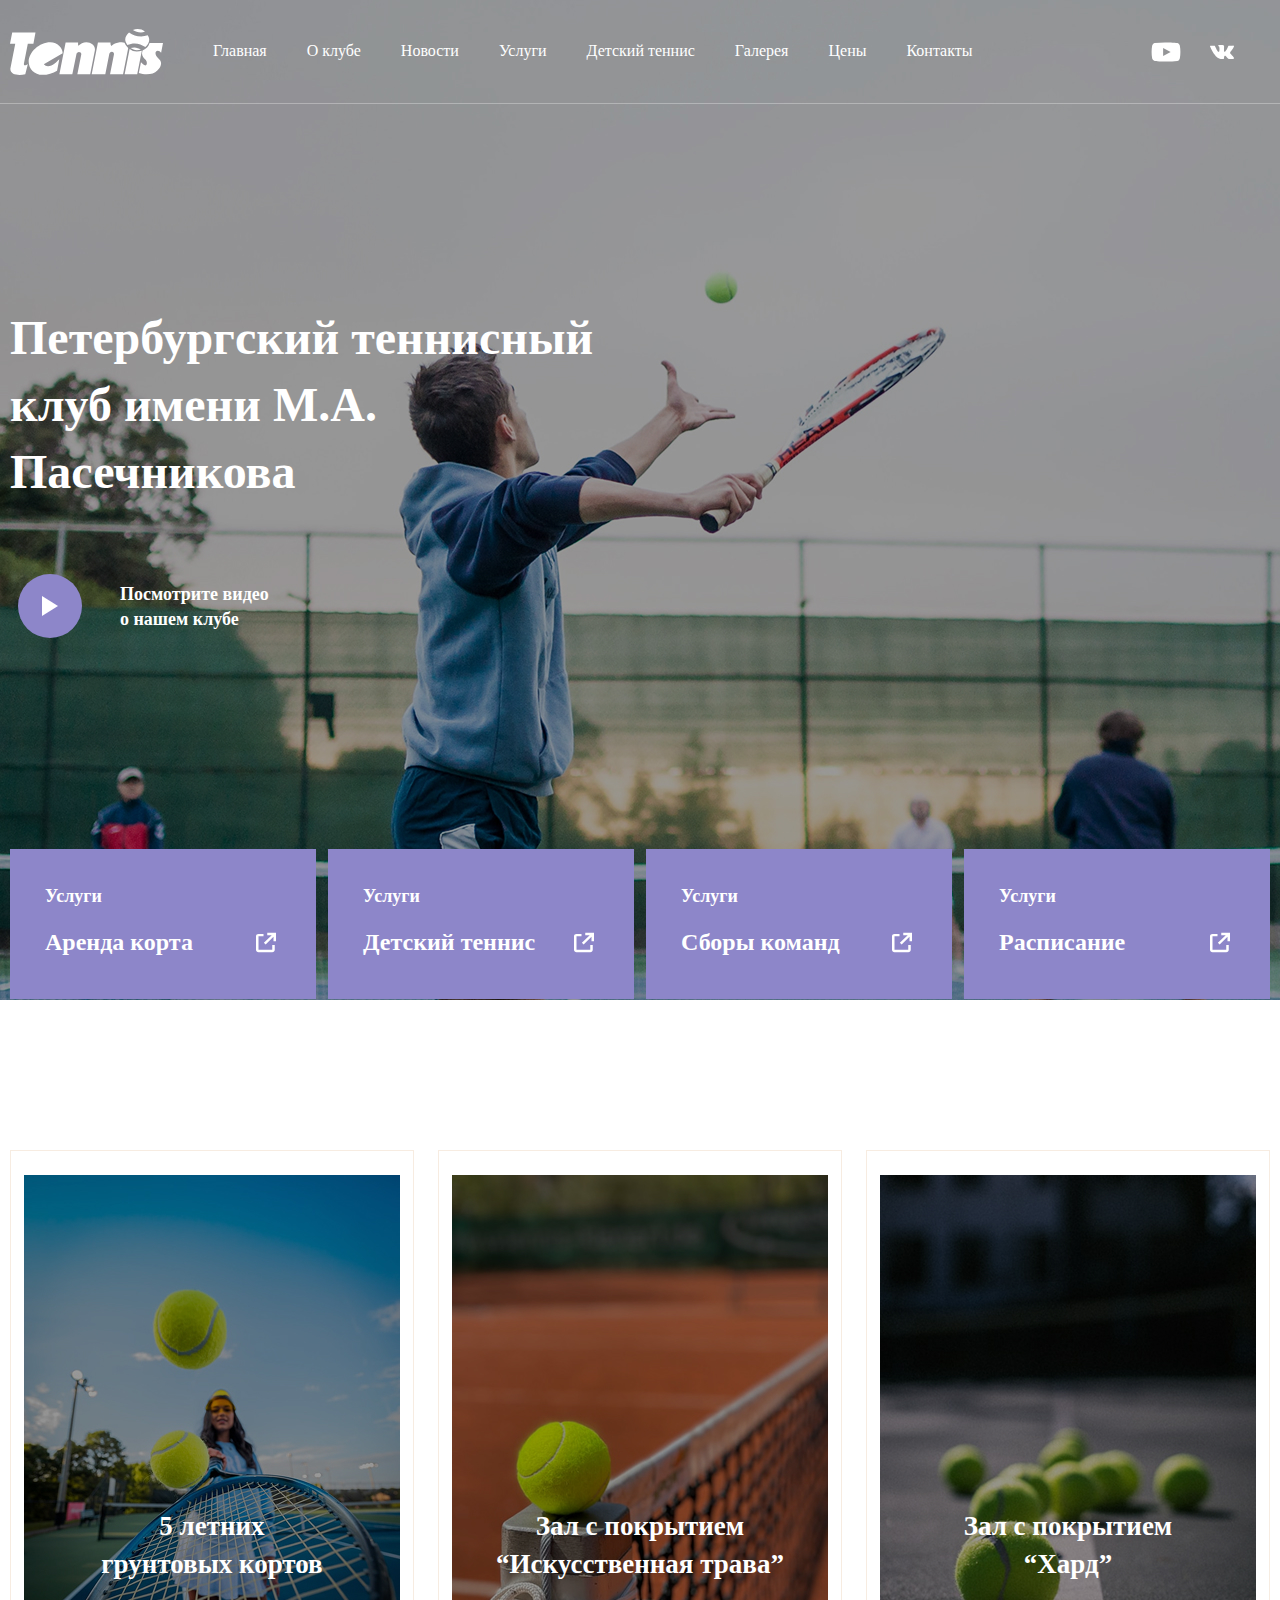
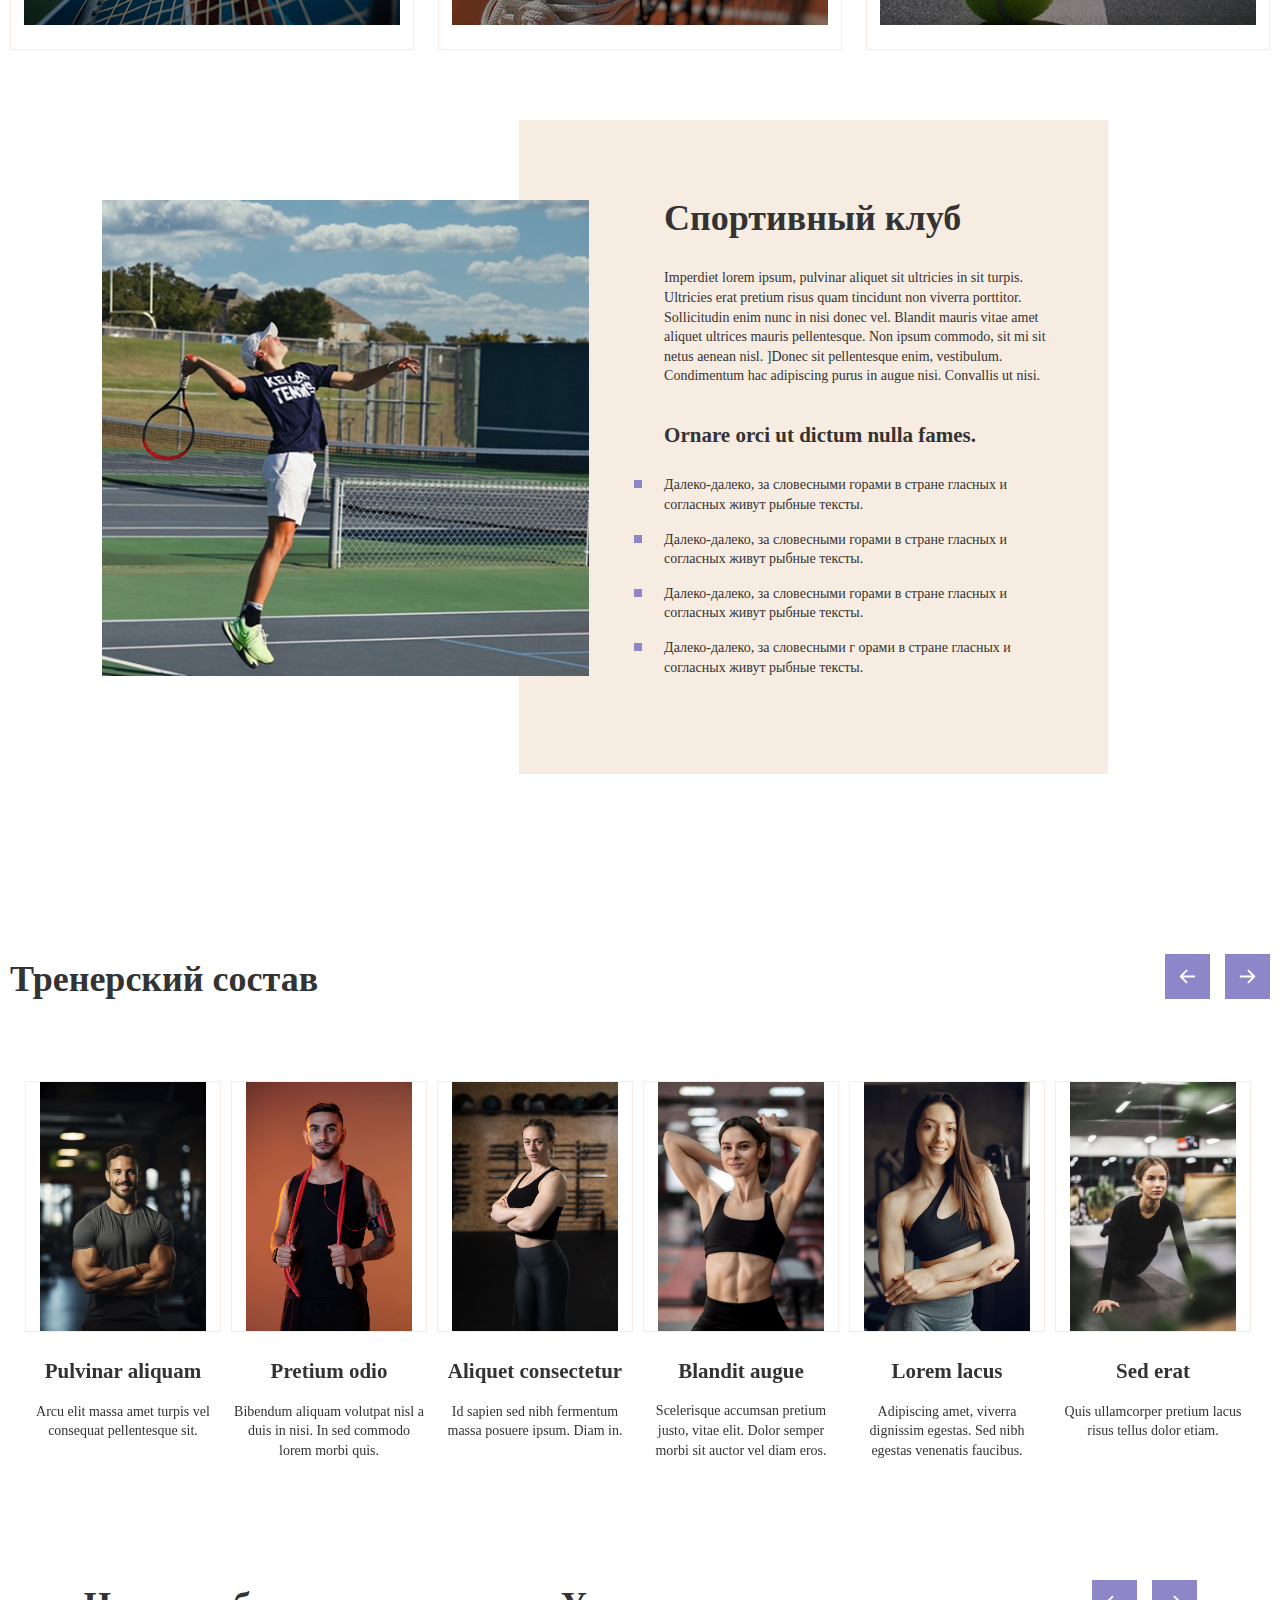
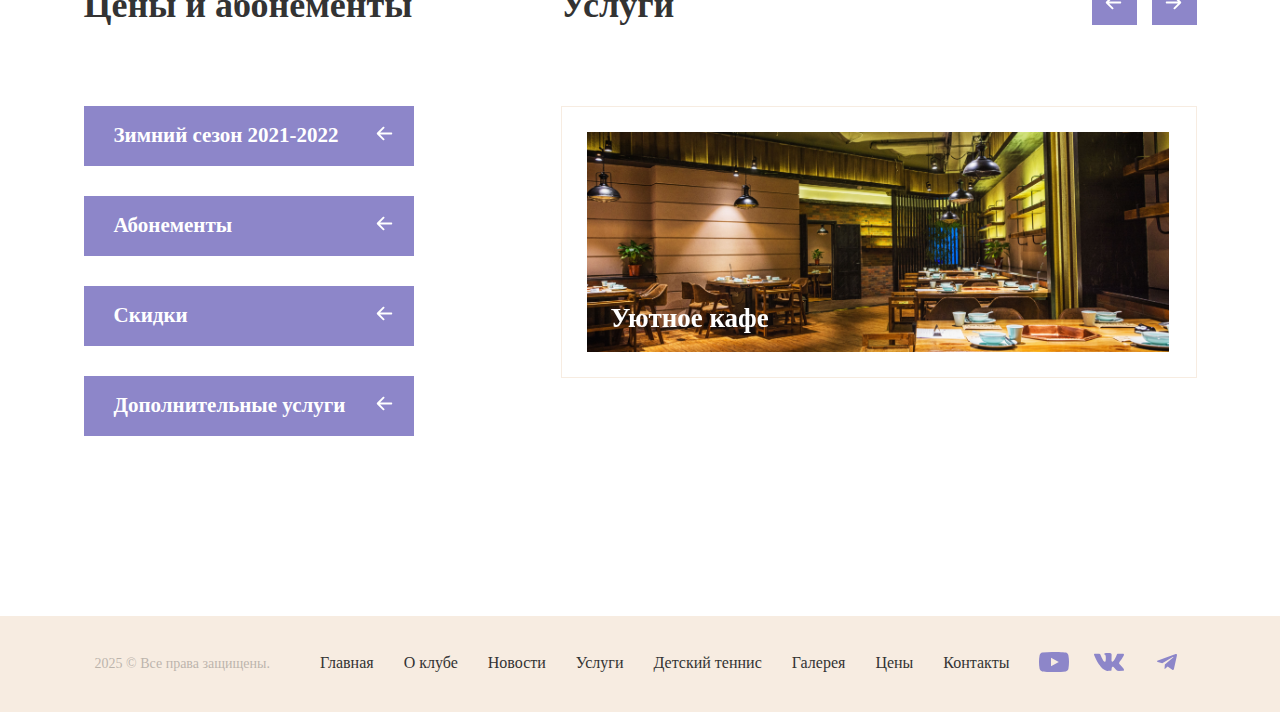
<file: index.html>
<!DOCTYPE html>
<html lang="ru">
  <head>
    <meta charset="UTF-8" />
    <meta name="viewport" content="width=device-width, initial-scale=1.0" />
    <link rel="shortcut icon" href="img/link__icon.png" type="image/x-icon">
    <link
      rel="stylesheet"
      href="https://cdn.jsdelivr.net/npm/swiper@11/swiper-bundle.min.css"
    />
    <link rel="stylesheet" href="css/reset.css" />
    <link rel="stylesheet" href="css/style.css" />
    <title>Tennis</title>
  </head>
  <body>
    <header class="header">
      <div class="header__top-wrapper">
        <div class="container">
          <div class="header__top">
            <div class="header__logo">
              <img src="img/header__logo.svg" alt="" />
            </div>
            <nav class="header__nav" id="header__nav">
              <ul class="header__nav-ul">
                <li class="header__nav-li">
                  <a class="header__nav-a" href="index.html">Главная</a>
                </li>
                <li class="header__nav-li">
                  <a class="header__nav-a" href="#">О клубе</a>
                </li>
                <li class="header__nav-li">
                  <a class="header__nav-a" href="news.html" target="_blank">Новости</a>
                </li>
                <li class="header__nav-li">
                  <a class="header__nav-a scroll-link" href="#header__botton"
                    >Услуги</a
                  >
                </li>
                <li class="header__nav-li">
                  <a class="header__nav-a" href="#">Детский теннис</a>
                </li>
                <li class="header__nav-li">
                  <a class="header__nav-a" href="#">Галерея</a>
                </li>
                <li class="header__nav-li">
                  <a class="header__nav-a" href="#">Цены</a>
                </li>
                <li class="header__nav-li">
                  <a class="header__nav-a" href="#">Контакты</a>
                </li>
              </ul>
            </nav>
            <div class="header__social">
              <div class="header__social-yout">
                <img src="img/header__youtube.svg" alt="" />
              </div>
              <div class="header__social-vk">
                <img src="img/header__vk.svg" alt="" />
              </div>
            </div>
            <div class="burger" id="burger">
              <span></span>
              <span></span>
              <span></span>
            </div>
          </div>
        </div>
      </div>
      <div class="container">
        <div class="header__body">
          <h1 class="header__body-title">
            Петербургский теннисный клуб имени М.А. Пасечникова
          </h1>
          <div class="header__body-button">
            <a href="#">
              <svg
                class="header__body-button-img"
                width="80"
                height="80"
                viewBox="0 0 80 80"
                fill="none"
                xmlns="http://www.w3.org/2000/svg"
              >
                <g opacity="0">
                  <circle cx="40" cy="40" r="39.5" stroke="white" />
                </g>
                <circle cx="40" cy="40" r="32" fill="#8D86C9" />
                <path d="M48 40L32 50L32 30L48 40Z" fill="white" />
              </svg>
            </a>
            <p class="header__body-button-text">
              Посмотрите видео о нашем клубе
            </p>
          </div>
        </div>
        <div class="header__botton" id="header__botton">
          <div class="header__botton__nav-1">
            <p class="header__botton__nav-1-text-1">Услуги</p>
            <div class="header__botton__nav-1-box">
              <p class="header__botton__nav-1-text-2">Аренда корта</p>
              <img
                class="header__botton__nav-1-icon"
                src="img/header__botton-nav.svg"
                alt=""
              />
            </div>
          </div>
          <div class="header__botton__nav-2">
            <p class="header__botton__nav-2-text-1">Услуги</p>
            <div class="header__botton__nav-2-box">
              <p class="header__botton__nav-2-text-2">Детский теннис</p>
              <img
                class="header__botton__nav-2-icon"
                src="img/header__botton-nav.svg"
                alt=""
              />
            </div>
          </div>
          <div class="header__botton__nav-3">
            <p class="header__botton__nav-3-text-1">Услуги</p>
            <div class="header__botton__nav-3-box">
              <p class="header__botton__nav-3-text-2">Сборы команд</p>
              <img
                class="header__botton__nav-3-icon"
                src="img/header__botton-nav.svg"
                alt=""
              />
            </div>
          </div>
          <div class="header__botton__nav-4">
            <p class="header__botton__nav-4-text-1">Услуги</p>
            <div class="header__botton__nav-4-box">
              <p class="header__botton__nav-4-text-2">Расписание</p>
              <img
                class="header__botton__nav-4-icon"
                src="img/header__botton-nav.svg"
                alt=""
              />
            </div>
          </div>
        </div>
      </div>
    </header>

    <main class="main">
      <div class="container">
        <section class="section__images">
          <div class="section__images-1">
            <div class="section__images-1-text">
              <p class="section__images-1-text1">5 летних</p>
              <p class="section__images-1-text2">грунтовых кортов</p>
            </div>
          </div>

          <div class="section__images-2">
            <div class="section__images-2-text">
              <p class="section__images-2-text1">Зал с покрытием</p>
              <p class="section__images-2-text2">“Искусственная трава”</p>
            </div>
          </div>

          <div class="section__images-3">
            <div class="section__images-3-text">
              <p class="section__images-3-text1">Зал с покрытием</p>
              <p class="section__images-3-text2">“Хард”</p>
            </div>
          </div>
        </section>
      </div>

      <!-- СПОРТИВНЫЙ КЛУБ============================================ -->
      <!-- СПОРТИВНЫЙ КЛУБ============================================ -->

      <section class="sport__club">
        <div class="container">
          <div class="sport__club-inner">
            <div class="sport__club-img">
              <img
                class="sport__club-images"
                src="img/sport__club.jpg"
                alt=""
              />
            </div>
            <div class="sport__club-block-right">
              <div class="sport__club-block-right-container">
                <p class="sport__club-block-right-title">Спортивный клуб</p>
                <p class="sport__club-block-right-text1">
                  Imperdiet lorem ipsum, pulvinar aliquet sit ultricies in sit
                  turpis. Ultricies erat pretium risus quam tincidunt non
                  viverra porttitor. Sollicitudin enim nunc in nisi donec vel.
                  Blandit mauris vitae amet aliquet ultrices mauris
                  pellentesque. Non ipsum commodo, sit mi sit netus aenean nisl.
                  ]Donec sit pellentesque enim, vestibulum. Condimentum hac
                  adipiscing purus in augue nisi. Convallis ut nisi.
                </p>
                <p class="sport__club-block-right-title2">
                  Ornare orci ut dictum nulla fames.
                </p>
                <p class="sport__club-block-right-text2 text--square">
                  Далеко-далеко, за словесными горами в стране гласных и
                  согласных живут рыбные тексты.
                </p>
                <p class="sport__club-block-right-text3 text--square">
                  Далеко-далеко, за словесными горами в стране гласных и
                  согласных живут рыбные тексты.
                </p>
                <p class="sport__club-block-right-text4 text--square">
                  Далеко-далеко, за словесными горами в стране гласных и
                  согласных живут рыбные тексты.
                </p>
                <p class="sport__club-block-right-text5 text--square">
                  Далеко-далеко, за словесными г орами в стране гласных и
                  согласных живут рыбные тексты.
                </p>
              </div>
            </div>
          </div>
        </div>
      </section>

      <!-- ТРЕНЕРСКИЙ СОСТАВ========================================== -->
      <!-- ТРЕНЕРСКИЙ СОСТАВ========================================== -->
      <!-- ТРЕНЕРСКИЙ СОСТАВ========================================== -->

      <section class="trainers">
        <div class="container">
          <div class="trainers__inner">
            <div class="trainers__top">
              <p class="trainers__top-title">Тренерский состав</p>
              <div class="trainers__top-buttons">
                <div class="trainers__top-button-left arrow--left">
                  <img src="img/arrow__left.svg" alt="" />
                </div>
                <div class="trainers__top-button-right arrow--right">
                  <img src="img/arrow__right.svg" alt="" />
                </div>
              </div>
            </div>
            <div class="trainers__slider swiper">
              <div class="trainers__wrapper swiper-wrapper">
                <div class="trainers__slide swiper-slide">
                  <div class="trainers__slide-images">
                    <img
                      class="trainers__slide-img"
                      src="img/trainer__1.jpg"
                      alt=""
                    />
                  </div>
                  <p class="trainers__slide-name">Pulvinar aliquam</p>
                  <p class="trainers__slide-text">
                    Arcu elit massa amet turpis vel consequat pellentesque sit.
                  </p>
                </div>
                <div class="trainers__slide swiper-slide">
                  <div class="trainers__slide-images">
                    <img
                      class="trainers__slide-img"
                      src="img/trainer__2.jpg"
                      alt=""
                    />
                  </div>
                  <p class="trainers__slide-name">Pretium odio</p>
                  <p class="trainers__slide-text">
                    Bibendum aliquam volutpat nisl a duis in nisi. In sed
                    commodo lorem morbi quis.
                  </p>
                </div>
                <div class="trainers__slide swiper-slide">
                  <div class="trainers__slide-images">
                    <img
                      class="trainers__slide-img"
                      src="img/trainer__3.jpg"
                      alt=""
                    />
                  </div>
                  <p class="trainers__slide-name">Aliquet consectetur</p>
                  <p class="trainers__slide-text">
                    Id sapien sed nibh fermentum massa posuere ipsum. Diam in.
                  </p>
                </div>
                <div class="trainers__slide swiper-slide">
                  <div class="trainers__slide-images">
                    <img
                      class="trainers__slide-img"
                      src="img/trainer__4.jpg"
                      alt=""
                    />
                  </div>
                  <p class="trainers__slide-name">Blandit augue</p>
                  <p class="trainers__slide-text">
                    Scelerisque accumsan pretium justo, vitae elit. Dolor semper
                    morbi sit auctor vel diam eros.
                  </p>
                </div>
                <div class="trainers__slide swiper-slide">
                  <div class="trainers__slide-images">
                    <img
                      class="trainers__slide-img"
                      src="img/trainer__5.jpg"
                      alt=""
                    />
                  </div>
                  <p class="trainers__slide-name">Lorem lacus</p>
                  <p class="trainers__slide-text">
                    Adipiscing amet, viverra dignissim egestas. Sed nibh egestas
                    venenatis faucibus.
                  </p>
                </div>
                <div class="trainers__slide swiper-slide">
                  <div class="trainers__slide-images">
                    <img
                      class="trainers__slide-img"
                      src="img/trainer__6.jpg"
                      alt=""
                    />
                  </div>
                  <p class="trainers__slide-name">Sed erat</p>
                  <p class="trainers__slide-text">
                    Quis ullamcorper pretium lacus risus tellus dolor etiam.
                  </p>
                </div>
                <div class="trainers__slide swiper-slide">
                  <div class="trainers__slide-images">
                    <img
                      class="trainers__slide-img"
                      src="img/trainer__7.jpg"
                      alt=""
                    />
                  </div>
                  <p class="trainers__slide-name">Lorem ipsum.</p>
                  <p class="trainers__slide-text">
                    Lorem ipsum dolor, sit amet consectetur adipisicing elit.
                    Voluptate, illum!
                  </p>
                </div>
                <div class="trainers__slide swiper-slide">
                  <div class="trainers__slide-images">
                    <img
                      class="trainers__slide-img"
                      src="img/trainer__8.jpg"
                      alt=""
                    />
                  </div>
                  <p class="trainers__slide-name">Lorem sumfgt.</p>
                  <p class="trainers__slide-text">
                    Lorem ipsum dolor sit, amet consectetur adipisicing elit.
                    Consequuntur quibusdam illum, ad est labore quidem.
                  </p>
                </div>
                <div class="trainers__slide swiper-slide">
                  <div class="trainers__slide-images">
                    <img
                      class="trainers__slide-img"
                      src="img/trainer__9.jpg"
                      alt=""
                    />
                  </div>
                  <p class="trainers__slide-name">Pulvinar aliquam</p>
                  <p class="trainers__slide-text">
                    Arcu elit massa amet turpis vel consequat pellentesque sit.
                  </p>
                </div>
                <div class="trainers__slide swiper-slide">
                  <div class="trainers__slide-images">
                    <img
                      class="trainers__slide-img"
                      src="img/trainer__10.jpg"
                      alt=""
                    />
                  </div>
                  <p class="trainers__slide-name">Pulvinar aliquam</p>
                  <p class="trainers__slide-text">
                    Arcu elit massa amet turpis vel consequat pellentesque sit.
                  </p>
                </div>
              </div>
            </div>
          </div>
        </div>
      </section>

      <!-- ЦЕНЫ И УСЛУГИ============================================== -->
      <!-- ЦЕНЫ И УСЛУГИ============================================== -->
      <!-- ЦЕНЫ И УСЛУГИ============================================== -->

      <section class="price">
        <div class="container">
          <div class="price__inner">
            <div class="prise__leftblock">
              <p class="prise__leftblock-text">Цены и абонементы</p>
              <div class="prise__leftblock-accordion">
                <div class="accorion__label">Зимний сезон 2021-2022</div>
                <div class="accordion__contant">
                  <p>
                    Далеко-далеко за словесными горами в стране гласных и
                    согласных живут рыбные тексты. Дороге вопроса меня встретил
                    одна пустился взгляд, что первую большого!
                  </p>
                </div>
              </div>
              <div class="prise__leftblock-accordion">
                <div class="accorion__label">Абонементы</div>
                <div class="accordion__contant">
                  <p>
                    Далеко-далеко за словесными горами в стране гласных и
                    согласных живут рыбные тексты. Дороге вопроса меня встретил
                    одна пустился взгляд, что первую большого! Далеко-далеко за
                    словесными горами, в стране гласных и согласных живут рыбные
                    тексты. Не, вопрос но последний текст первую переписывается
                    эта домах страна?
                  </p>
                </div>
              </div>
              <div class="prise__leftblock-accordion">
                <div class="accorion__label">Скидки</div>
                <div class="accordion__contant">
                  <p>
                    Далеко-далеко за словесными горами в стране гласных и
                    согласных живут рыбные тексты. Дороге вопроса меня встретил
                    одна пустился взгляд, что первую большого!
                  </p>
                  <p>
                    Далеко-далеко за словесными горами в стране гласных и
                    согласных живут рыбные тексты. Дороге вопроса меня встретил
                    одна пустился взгляд, что первую большого!
                  </p>
                  <p>
                    Далеко-далеко за словесными горами в стране гласных и
                    согласных живут рыбные тексты. Дороге вопроса меня встретил
                    одна пустился взгляд, что первую большого!
                  </p>
                </div>
              </div>
              <div class="prise__leftblock-accordion">
                <div class="accorion__label">Дополнительные услуги</div>
                <div class="accordion__contant">
                  <p>
                    Далеко-далеко за словесными горами в стране гласных и
                    согласных живут рыбные тексты. Дороге вопроса меня встретил
                    одна пустился взгляд, что первую большого!
                  </p>
                  <p>
                    Далеко-далеко за словесными горами в стране гласных и
                    согласных живут рыбные тексты. Дороге вопроса меня встретил
                    одна пустился взгляд, что первую большого!
                  </p>
                </div>
              </div>
            </div>
            <div class="prise__rightblock">
              <div class="services">
                <p class="services-text">Услуги</p>
                <div class="services-buttons">
                  <div class="services-button-left arrow--left"><img src="img/arrow__left.svg" alt=""></div>
                  <div class="services-button-right arrow--right"><img src="img/arrow__right.svg" alt=""></div>
                </div>
              </div>
              <div class="price__slider swiper">
                <div class="price__wrapper swiper-wrapper">
                  <div class="price__slide swiper-slide">
                   <div class="price__slide-box"> <img class="price__slide-img" src="img/price__img__01.jpg" alt="">
                  <p class="img__text">Уютное кафе</p></div>
                  </div>
                  <div class="price__slide swiper-slide">
                    <div class="price__slide-box"> <img class="price__slide-img" src="img/price__img__02.jpg" alt="">
                   <p class="img__text">Бассейн</p></div>
                   </div>
                   <div class="price__slide swiper-slide">
                    <div class="price__slide-box"> <img class="price__slide-img" src="img/price__img__03.jpg" alt="">
                   <p class="img__text">Сауна</p></div>
                   </div>
                </div>
              </div>
            </div>
          </div>
        </div>
      </section>
    </main>

    <!-- ФУТЕР======================================================= -->
         <!-- ФУТЕР======================================================= -->
              <!-- ФУТЕР======================================================= -->

    <footer class="footer">
      <div class="footer__wrapper">
        <div class="container">
          <div class="footer__inner">
            <p class="footer__text">2025 © Все права защищены.</p>
            <nav class="footer__nav">
              <ul class="footer__nav-ul">
                <li class="footer__nav-li">
                  <a class="footer__nav-a" href="index.html">Главная</a>
                </li>
                <li class="footer__nav-li">
                  <a class="footer__nav-a" href="#">О клубе</a>
                </li>
                <li class="footer__nav-li">
                  <a class="footer__nav-a" href="news.html" target="_blank">Новости</a>
                </li>
                <li class="footer__nav-li">
                  <a class="footer__nav-a" href="#header__botton">Услуги</a>
                </li>
                <li class="footer__nav-li">
                  <a class="footer__nav-a" href="#">Детский теннис</a>
                </li>
                <li class="footer__nav-li">
                  <a class="footer__nav-a" href="#">Галерея</a>
                </li>
                <li class="footer__nav-li">
                  <a class="footer__nav-a" href="#">Цены</a>
                </li>
                <li class="footer__nav-li">
                  <a class="footer__nav-a" href="#">Контакты</a>
                </li>
              </ul>
            </nav>
            <div class="footer__social">
              <div class="footer__social-icon1"><svg width="30" height="20" viewBox="0 0 30 20" fill="none" xmlns="http://www.w3.org/2000/svg">
                <path d="M29.3719 3.13581C29.2021 2.52999 28.8713 1.9815 28.4146 1.54867C27.9451 1.10253 27.3696 0.783394 26.7425 0.621386C24.3956 0.00277907 14.9927 0.00277921 14.9927 0.00277921C11.0728 -0.0418197 7.15384 0.154337 3.25795 0.590144C2.63083 0.76412 2.05643 1.09039 1.58584 1.53992C1.12344 1.98482 0.78852 2.53345 0.61356 3.13456C0.193273 5.39871 -0.0109306 7.69768 0.00370099 10.0005C-0.0112955 12.3012 0.192407 14.5994 0.61356 16.8664C0.784771 17.465 1.11844 18.0111 1.58209 18.4523C2.04573 18.8934 2.6231 19.2121 3.25795 19.3808C5.63615 19.9982 14.9927 19.9982 14.9927 19.9982C18.9177 20.0428 22.8416 19.8467 26.7425 19.4108C27.3696 19.2488 27.9451 18.9297 28.4146 18.4835C28.877 18.0424 29.2057 17.4937 29.3707 16.8964C29.8019 14.6331 30.0116 12.3332 29.9968 10.0292C30.0292 7.71551 29.8198 5.40474 29.3719 3.13456V3.13581ZM12.0034 14.2795V5.72271L19.8266 10.0017L12.0034 14.2795Z" fill="#8D86C9" />
              </svg></div>
              <div class="footer__social-icon2"><svg width="36" height="36" viewBox="0 0 36 36" fill="none" xmlns="http://www.w3.org/2000/svg">
                <path d="M32.953 10.3275C33.2081 11.0168 32.4246 12.6252 30.6027 15.1526C30.3476 15.4973 30.0197 15.9568 29.6188 16.5312C28.7807 17.6035 28.307 18.3119 28.1977 18.6566C28.0155 19.1161 28.0884 19.5565 28.4163 19.9777C28.5985 20.2075 29.0176 20.6671 29.6735 21.3564H29.7281V21.4138C31.2222 22.8307 32.2242 24.037 32.7344 25.0326L32.8437 25.2624L32.953 25.6932V26.2389L32.5704 26.6697L31.6412 26.8708L27.6511 26.9856C27.396 27.0239 27.0954 26.9856 26.7492 26.8708C26.4031 26.7559 26.1389 26.641 25.9567 26.5261L25.6287 26.2963C25.3008 26.0666 24.9364 25.7219 24.5356 25.2624C24.1347 24.8029 23.7794 24.3816 23.4697 23.9987C23.16 23.6157 22.8411 23.2998 22.5132 23.0509C22.1852 22.802 21.8937 22.7158 21.6386 22.7924C21.6022 22.7924 21.5567 22.8115 21.502 22.8498C21.4473 22.8881 21.3562 22.9743 21.2287 23.1083C21.1012 23.2424 20.9918 23.4051 20.9008 23.5966C20.8097 23.7881 20.7277 24.0657 20.6548 24.4295C20.5819 24.7933 20.5455 25.2241 20.5455 25.7219C20.5455 25.8751 20.5273 26.0187 20.4908 26.1527C20.4544 26.2868 20.4179 26.3921 20.3815 26.4687L20.3268 26.5261C20.1082 26.7559 19.8167 26.8708 19.4523 26.8708H17.7032C16.938 26.9473 16.1637 26.8708 15.3802 26.641C14.5968 26.4112 13.9135 26.1144 13.3305 25.7506C12.7475 25.3868 12.2191 25.023 11.7454 24.6593C11.2717 24.2955 10.9073 23.9795 10.6522 23.7115L10.2696 23.3094C10.1603 23.2328 10.0145 23.0796 9.83235 22.8498C9.65015 22.6201 9.27665 22.1222 8.71184 21.3564C8.14704 20.5905 7.59134 19.7671 7.04475 18.8864C6.49816 18.0056 5.86048 16.8472 5.13169 15.4111C4.40291 13.9751 3.72878 12.4912 3.10932 10.9594C3.03644 10.7679 3 10.6148 3 10.4999C3 10.385 3.01822 10.2892 3.05466 10.2127L3.10932 10.1552C3.25507 9.92545 3.54659 9.81057 3.98386 9.81057H8.3019C8.41122 9.81057 8.52054 9.83929 8.62985 9.89673L8.90315 10.0403L8.95781 10.0978C9.14 10.2127 9.26754 10.385 9.34042 10.6148C9.55905 11.1509 9.80502 11.7157 10.0783 12.3093C10.3516 12.9028 10.5611 13.3528 10.7069 13.6592L10.9255 14.1187C11.2535 14.7697 11.5541 15.3345 11.8274 15.8132C12.1007 16.2919 12.3467 16.6653 12.5653 16.9333C12.7839 17.2014 13.0026 17.412 13.2212 17.5652C13.4398 17.7184 13.622 17.795 13.7678 17.795C13.9135 17.795 14.0593 17.7758 14.2051 17.7375L14.2597 17.6514L14.451 17.278L14.6697 16.5312L14.8063 15.2101V13.1422C14.7699 12.7209 14.7152 12.3284 14.6423 11.9646C14.5694 11.6008 14.4966 11.3423 14.4237 11.1892L14.369 11.0168C14.114 10.6339 13.6585 10.385 13.0026 10.2701C12.8932 10.2701 12.9297 10.1361 13.1119 9.86801C13.2941 9.67654 13.4945 9.52336 13.7131 9.40847C14.2597 9.10212 15.4986 8.96809 17.4299 9.00638C18.268 9.00638 18.9786 9.08297 19.5616 9.23615C19.7438 9.27444 19.9078 9.34146 20.0535 9.4372C20.1993 9.53293 20.3086 9.66696 20.3815 9.83929C20.4544 10.0116 20.509 10.1839 20.5455 10.3563C20.5819 10.5286 20.6001 10.7775 20.6001 11.103V11.9934C20.5637 12.2997 20.5455 12.6827 20.5455 13.1422V14.5208C20.5455 14.6357 20.5364 14.8654 20.5181 15.2101C20.4999 15.5547 20.4908 15.8228 20.4908 16.0143C20.4908 16.2057 20.509 16.4259 20.5455 16.6749C20.5819 16.9238 20.6457 17.1344 20.7368 17.3067C20.8279 17.479 20.9463 17.6035 21.0921 17.6801C21.1649 17.7184 21.2469 17.7471 21.338 17.7662C21.4291 17.7854 21.5658 17.728 21.748 17.5939C21.9302 17.4599 22.1306 17.2684 22.3492 17.0195C22.5678 16.7706 22.8411 16.3972 23.1691 15.8994C23.497 15.4016 23.8432 14.8271 24.2076 14.1761C24.8271 13.0273 25.3919 11.7827 25.902 10.4424C25.9385 10.3658 25.984 10.2797 26.0387 10.1839C26.0933 10.0882 26.1571 10.0212 26.23 9.98289H26.2846L26.3393 9.92545L26.5579 9.86801H26.8859L31.3679 9.81057C31.7687 9.77227 32.1058 9.79142 32.3791 9.86801C32.6524 9.9446 32.8073 10.0403 32.8437 10.1552L32.953 10.3275Z" fill="#8D86C9" />
              </svg></div>
              <div class="footer__social-icon3"><svg width="36" height="36" viewBox="0 0 36 36" fill="none" xmlns="http://www.w3.org/2000/svg">
                <path d="M26.65 10.1052L8.93388 16.6219C7.72482 17.0851 7.73182 17.7285 8.71205 18.0154L13.2605 19.3689L23.7843 13.0352C24.2819 12.7464 24.7365 12.9017 24.3628 13.2182L15.8365 20.5584H15.8345L15.8365 20.5594L15.5227 25.0315C15.9824 25.0315 16.1852 24.8304 16.443 24.5931L18.6523 22.5438L23.2477 25.7817C24.095 26.2268 24.7036 25.998 24.9144 25.0334L27.931 11.472C28.2398 10.2911 27.4584 9.75635 26.65 10.1052Z" fill="#8D86C9" />
              </svg></div>
            </div>
          </div>
        </div>
      </div>
    </footer>
    <script src="https://cdn.jsdelivr.net/npm/swiper@11/swiper-bundle.min.js"></script>
    <script src="js/main.js"></script>
  </body>
</html>
</file>
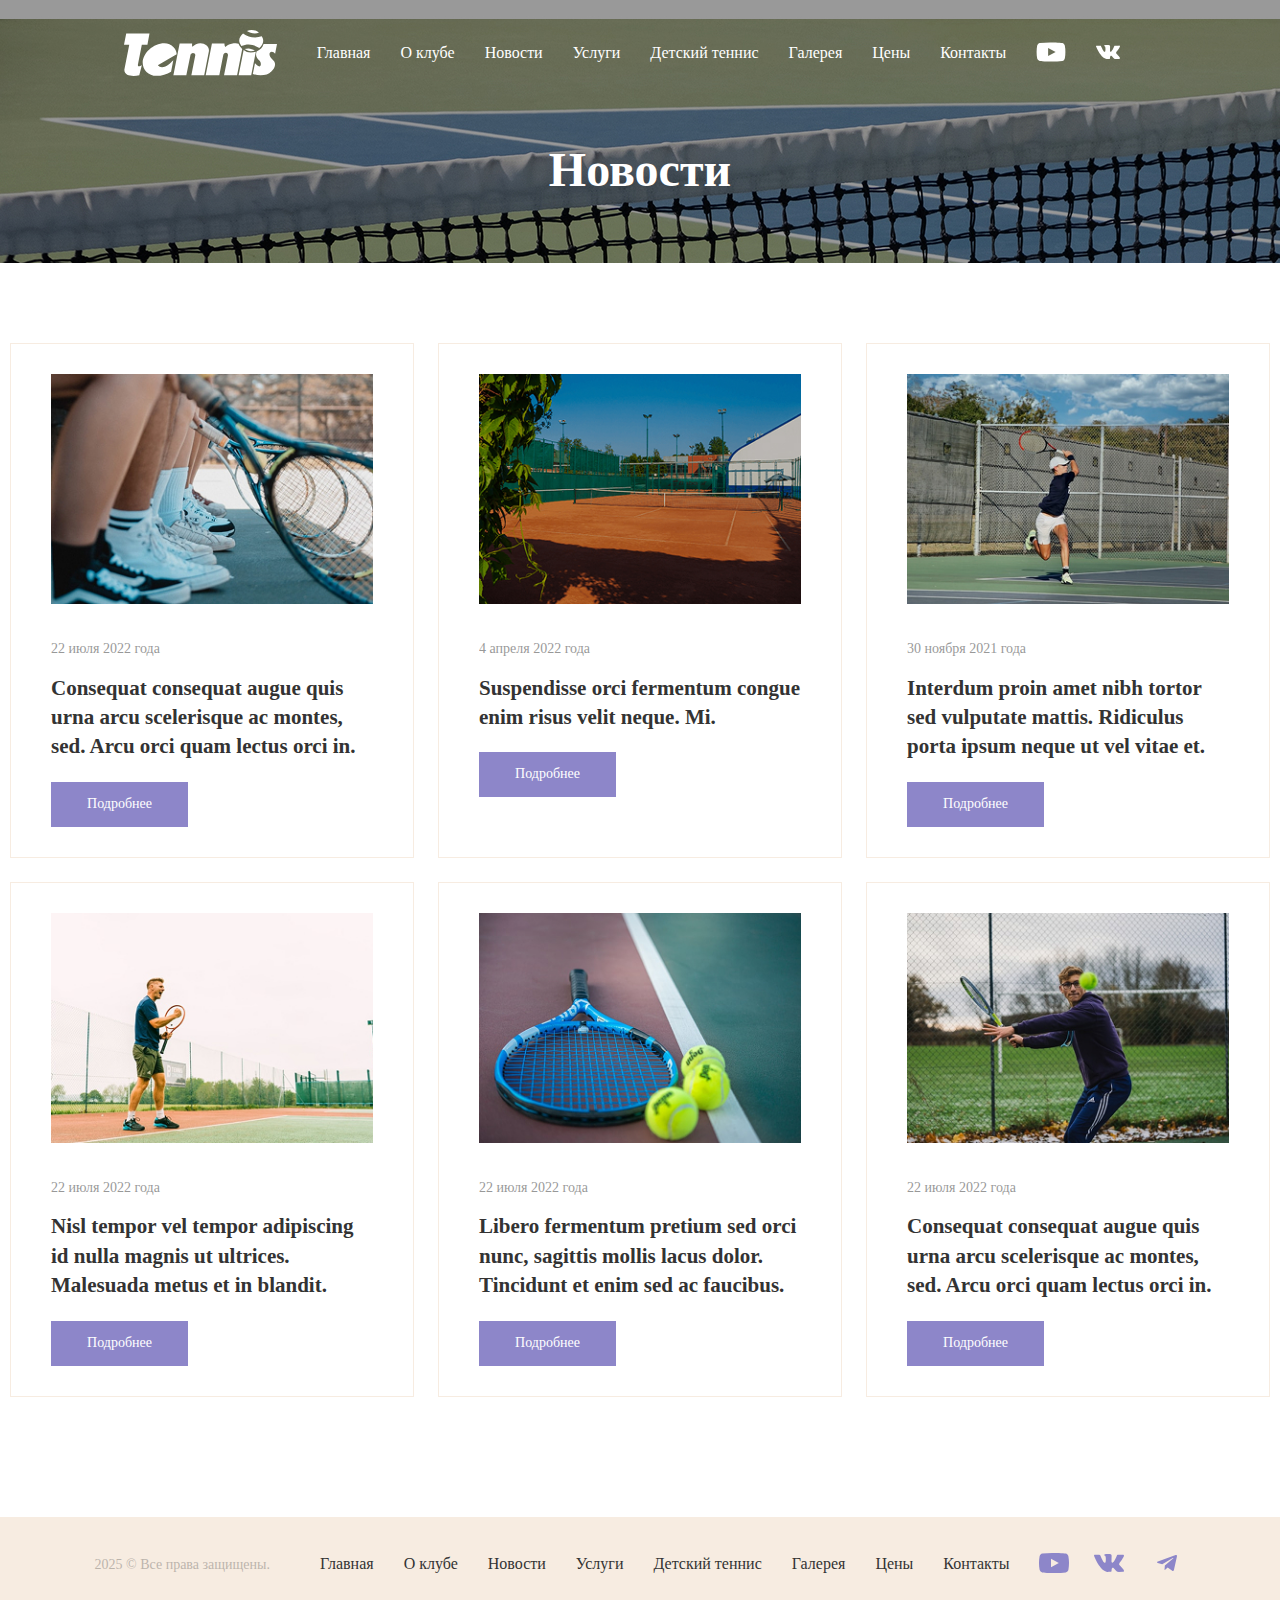
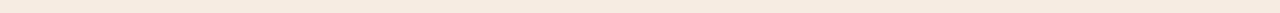
<file: news.html>
<!DOCTYPE html>
<html lang="ru">
  <head>
    <meta charset="UTF-8" />
    <meta name="viewport" content="width=device-width, initial-scale=1.0" />
    <link rel="shortcut icon" href="img/link__icon.png" type="image/x-icon" />
    <link rel="stylesheet" href="css/reset.css" />
    <link rel="stylesheet" href="css/style.css" />
    <title>Новости</title>
  </head>
  <body>
    <header class="header__news">
      <div class="header__news-wrapper">
        <div class="container">
          <div class="header__news-top">
            <div class="header__news-top-logo">
              <img src="img/header__logo.svg" alt="" />
            </div>
            <nav class="header__news-top-nav" id="header__news-top-nav">
              <ul class="header__news-top-ul">
                <li class="header__news-top-li">
                  <a class="header__news-top-a" href="index.html">Главная</a>
                </li>
                <li class="header__news-top-li">
                  <a class="header__news-top-a" href="#">О клубе</a>
                </li>
                <li class="header__news-top-li">
                  <a class="header__news-top-a" href="#">Новости</a>
                </li>
                <li class="header__news-top-li">
                  <a class="header__news-top-a" href="index.html#header__botton">Услуги</a>
                </li>
                <li class="header__news-top-li">
                  <a class="header__news-top-a" href="#">Детский теннис</a>
                </li>
                <li class="header__news-top-li">
                  <a class="header__news-top-a" href="#">Галерея</a>
                </li>
                <li class="header__news-top-li">
                  <a class="header__news-top-a" href="#">Цены</a>
                </li>
                <li class="header__news-top-li">
                  <a class="header__news-top-a" href="#">Контакты</a>
                </li>
              </ul>
            </nav>
            <div class="header__news-top-social">
              <div class="header__news-top-social-icon1">
                <svg
                  width="30"
                  height="20"
                  viewBox="0 0 30 20"
                  fill="none"
                  xmlns="http://www.w3.org/2000/svg"
                >
                  <path
                    d="M28.797 3.40986C28.634 2.82827 28.3164 2.30172 27.878 1.8862C27.4273 1.4579 26.8748 1.15153 26.2728 0.995997C24.0197 0.402128 14.9929 0.402129 14.9929 0.402129C11.2297 0.359313 7.46748 0.547626 3.72739 0.966004C3.12535 1.13302 2.57392 1.44624 2.12214 1.8778C1.67824 2.30491 1.35671 2.83159 1.18875 3.40866C0.785271 5.58228 0.589233 7.78931 0.60328 10C0.588883 12.2087 0.784439 14.415 1.18875 16.5913C1.35311 17.166 1.67344 17.6903 2.11854 18.1138C2.56365 18.5373 3.11792 18.8433 3.72739 19.0052C6.01048 19.5979 14.9929 19.5979 14.9929 19.5979C18.7609 19.6408 22.5279 19.4524 26.2728 19.034C26.8748 18.8785 27.4273 18.5721 27.878 18.1438C28.3219 17.7203 28.6375 17.1936 28.7958 16.6201C29.2099 14.4474 29.4112 12.2394 29.3969 10.0276C29.428 7.80642 29.227 5.58806 28.797 3.40866V3.40986ZM12.1231 14.1079V5.89331L19.6335 10.0012L12.1231 14.1079Z"
                    fill="white"
                  />
                </svg>
              </div>
              <div class="header__news-top-social-icon2">
                <svg
                  width="36"
                  height="36"
                  viewBox="0 0 36 36"
                  fill="none"
                  xmlns="http://www.w3.org/2000/svg"
                >
                  <path
                    d="M29.9624 12.0325C30.1665 12.5687 29.5397 13.8196 28.0821 15.7854C27.8781 16.0535 27.6157 16.4109 27.2951 16.8576C26.6246 17.6916 26.2456 18.2426 26.1582 18.5107C26.0124 18.8681 26.0707 19.2106 26.3331 19.5382C26.4788 19.717 26.8141 20.0744 27.3388 20.6105H27.3825V20.6552C28.5777 21.7572 29.3794 22.6954 29.7875 23.4698L29.875 23.6485L29.9624 23.9836V24.408L29.6563 24.7431L28.913 24.8995L25.7209 24.9888C25.5168 25.0186 25.2763 24.9888 24.9994 24.8995C24.7225 24.8101 24.5111 24.7208 24.3654 24.6314L24.103 24.4527C23.8406 24.274 23.5491 24.0059 23.2284 23.6485C22.9078 23.2911 22.6236 22.9635 22.3758 22.6656C22.128 22.3678 21.8729 22.1221 21.6105 21.9285C21.3482 21.7349 21.115 21.6678 20.9109 21.7274C20.8818 21.7274 20.8453 21.7423 20.8016 21.7721C20.7579 21.8019 20.685 21.8689 20.583 21.9731C20.4809 22.0774 20.3935 22.204 20.3206 22.3529C20.2477 22.5018 20.1821 22.7178 20.1238 23.0007C20.0655 23.2837 20.0364 23.6187 20.0364 24.0059C20.0364 24.1251 20.0218 24.2368 19.9926 24.341C19.9635 24.4453 19.9343 24.5272 19.9052 24.5867L19.8615 24.6314C19.6866 24.8101 19.4533 24.8995 19.1618 24.8995H17.7626C17.1504 24.959 16.5309 24.8995 15.9042 24.7208C15.2774 24.5421 14.7308 24.3112 14.2644 24.0283C13.798 23.7453 13.3753 23.4624 12.9963 23.1794C12.6174 22.8965 12.3258 22.6507 12.1218 22.4422L11.8157 22.1295C11.7282 22.0699 11.6116 21.9508 11.4659 21.7721C11.3201 21.5934 11.0213 21.2062 10.5695 20.6105C10.1176 20.0148 9.67307 19.3744 9.2358 18.6894C8.79853 18.0043 8.28838 17.1034 7.70535 15.9864C7.12233 14.8695 6.58303 13.7154 6.08745 12.524C6.02915 12.3751 6 12.2559 6 12.1666C6 12.0772 6.01458 12.0027 6.04373 11.9432L6.08745 11.8985C6.20406 11.7198 6.43727 11.6304 6.78709 11.6304H10.2415C10.329 11.6304 10.4164 11.6528 10.5039 11.6975L10.7225 11.8091L10.7662 11.8538C10.912 11.9432 11.014 12.0772 11.0723 12.2559C11.2472 12.6729 11.444 13.1122 11.6626 13.5739C11.8813 14.0355 12.0489 14.3855 12.1655 14.6238L12.3404 14.9812C12.6028 15.4875 12.8433 15.9269 13.0619 16.2992C13.2806 16.6715 13.4773 16.9619 13.6522 17.1704C13.8271 17.3789 14.002 17.5427 14.177 17.6618C14.3519 17.781 14.4976 17.8405 14.6142 17.8405C14.7308 17.8405 14.8474 17.8256 14.964 17.7959L15.0078 17.7288L15.1608 17.4384L15.3357 16.8576L15.445 15.8301V14.2217C15.4159 13.8941 15.3722 13.5888 15.3139 13.3058C15.2556 13.0229 15.1973 12.8218 15.1389 12.7027L15.0952 12.5687C14.8912 12.2708 14.5268 12.0772 14.002 11.9879C13.9146 11.9879 13.9437 11.8836 14.0895 11.6751C14.2353 11.5262 14.3956 11.4071 14.5705 11.3177C15.0078 11.0794 15.9989 10.9752 17.5439 11.005C18.2144 11.005 18.7829 11.0645 19.2493 11.1837C19.395 11.2135 19.5262 11.2656 19.6428 11.34C19.7594 11.4145 19.8469 11.5187 19.9052 11.6528C19.9635 11.7868 20.0072 11.9208 20.0364 12.0549C20.0655 12.1889 20.0801 12.3825 20.0801 12.6357V13.3282C20.051 13.5664 20.0364 13.8643 20.0364 14.2217V15.2939C20.0364 15.3833 20.0291 15.562 20.0145 15.8301C19.9999 16.0981 19.9926 16.3066 19.9926 16.4555C19.9926 16.6045 20.0072 16.7757 20.0364 16.9693C20.0655 17.1629 20.1165 17.3267 20.1894 17.4608C20.2623 17.5948 20.357 17.6916 20.4736 17.7512C20.5319 17.781 20.5975 17.8033 20.6704 17.8182C20.7433 17.8331 20.8526 17.7884 20.9984 17.6842C21.1441 17.5799 21.3045 17.431 21.4794 17.2374C21.6543 17.0438 21.8729 16.7534 22.1353 16.3662C22.3976 15.979 22.6746 15.5322 22.9661 15.0259C23.4617 14.1323 23.9135 13.1643 24.3216 12.1219C24.3508 12.0623 24.3872 11.9953 24.4309 11.9208C24.4747 11.8464 24.5257 11.7943 24.584 11.7645H24.6277L24.6714 11.7198L24.8463 11.6751H25.1087L28.6943 11.6304C29.015 11.6007 29.2846 11.6155 29.5033 11.6751C29.7219 11.7347 29.8458 11.8091 29.875 11.8985L29.9624 12.0325Z"
                    fill="white"
                  />
                </svg>
              </div>
            </div>
            <div class="news__burger" id="news__burger">
              <span></span>
              <span></span>
              <span></span>
            </div>
          </div>
          <h2 class="header__news-top-title">Новости</h2>
        </div>
      </div>
    </header>


    <!-- НОВОСТИ===================================== -->
         <!-- НОВОСТИ===================================== -->
              <!-- НОВОСТИ===================================== -->

    <section class="section__news">
      <div class="container">
        <div class="section__news-grid">
          <div class="section__news-grid1 grid--style--box">
            <div class="section__news-grid1-container grid--style--container">
              <div class="section__news-grid1-img grid--style--img"><img src="img/section__news__001.jpg" alt=""></div>
              <p class="section__news-grid1-text1 grid--style--text1">22 июля 2022 года</p>
              <p class="section__news-grid1-text2 grid--style--text2">Consequat consequat augue quis urna arcu scelerisque ac montes, sed. Arcu orci quam lectus orci in.</p>
              <p class="section__news-grid1-text3 grid--style--text3">Подробнее</p>
            </div>
          </div>
          <div class="section__news-grid2 grid--style--box">
            <div class="section__news-grid2-container grid--style--container">
              <div class="section__news-grid2-img grid--style--img"><img src="img/section__news__002.jpg" alt=""></div>
              <p class="section__news-grid2-text1 grid--style--text1">4 апреля 2022 года</p>
              <p class="section__news-grid2-text2 grid--style--text2">Suspendisse orci fermentum congue enim risus velit neque. Mi.</p>
              <p class="section__news-grid2-text3 grid--style--text3">Подробнее</p>
            </div>
          </div>
          <div class="section__news-grid3 grid--style--box">
            <div class="section__news-grid3-container grid--style--container">
              <div class="section__news-grid3-img grid--style--img"><img src="img/section__news__003.jpg" alt=""></div>
              <p class="section__news-grid3-text1 grid--style--text1">30 ноября 2021 года</p>
              <p class="section__news-grid3-text2 grid--style--text2">Interdum proin amet nibh tortor sed vulputate mattis. Ridiculus porta ipsum neque ut vel vitae et.</p>
              <p class="section__news-grid3-text3 grid--style--text3">Подробнее</p>
            </div>
          </div>
          <div class="section__news-grid4 grid--style--box">
            <div class="section__news-grid4-container grid--style--container">
              <div class="section__news-grid4-img grid--style--img"><img src="img/section__news__004.jpg" alt=""></div>
              <p class="section__news-grid4-text1 grid--style--text1">22 июля 2022 года</p>
              <p class="section__news-grid4-text2 grid--style--text2">Nisl tempor vel tempor adipiscing id nulla magnis ut ultrices. Malesuada metus et in blandit.</p>
              <p class="section__news-grid4-text3 grid--style--text3">Подробнее</p>
            </div>
          </div>
          <div class="section__news-grid5 grid--style--box">
            <div class="section__news-grid5-container grid--style--container">
              <div class="section__news-grid5-img grid--style--img"><img src="img/section__news__005.jpg" alt=""></div>
              <p class="section__news-grid5-text1 grid--style--text1">22 июля 2022 года</p>
              <p class="section__news-grid5-text2 grid--style--text2">Libero fermentum pretium sed orci nunc, sagittis mollis lacus dolor. Tincidunt et enim sed ac faucibus.</p>
              <p class="section__news-grid5-text3 grid--style--text3">Подробнее</p>
            </div>
          </div>
          <div class="section__news-grid6 grid--style--box">
            <div class="section__news-grid6-container grid--style--container">
              <div class="section__news-grid6-img grid--style--img"><img src="img/section__news__006.jpg" alt=""></div>
              <p class="section__news-grid6-text1 grid--style--text1">22 июля 2022 года</p>
              <p class="section__news-grid6-text2 grid--style--text2">Consequat consequat augue quis urna arcu scelerisque ac montes, sed. Arcu orci quam lectus orci in.</p>
              <p class="section__news-grid6-text3 grid--style--text3">Подробнее</p>
            </div>
          </div>
        </div>
      </div>
    </section>

    <footer class="footer">
      <div class="footer__wrapper">
        <div class="container">
          <div class="footer__inner">
            <p class="footer__text">2025 © Все права защищены.</p>
            <nav class="footer__nav">
              <ul class="footer__nav-ul">
                <li class="footer__nav-li">
                  <a class="footer__nav-a" href="index.html">Главная</a>
                </li>
                <li class="footer__nav-li">
                  <a class="footer__nav-a" href="#">О клубе</a>
                </li>
                <li class="footer__nav-li">
                  <a class="footer__nav-a" href="#">Новости</a>
                </li>
                <li class="footer__nav-li">
                  <a class="footer__nav-a" href="index.html#header__botton">Услуги</a>
                </li>
                <li class="footer__nav-li">
                  <a class="footer__nav-a" href="#">Детский теннис</a>
                </li>
                <li class="footer__nav-li">
                  <a class="footer__nav-a" href="#">Галерея</a>
                </li>
                <li class="footer__nav-li">
                  <a class="footer__nav-a" href="#">Цены</a>
                </li>
                <li class="footer__nav-li">
                  <a class="footer__nav-a" href="#">Контакты</a>
                </li>
              </ul>
            </nav>
            <div class="footer__social">
              <div class="footer__social-icon1"><svg width="30" height="20" viewBox="0 0 30 20" fill="none" xmlns="http://www.w3.org/2000/svg">
                <path d="M29.3719 3.13581C29.2021 2.52999 28.8713 1.9815 28.4146 1.54867C27.9451 1.10253 27.3696 0.783394 26.7425 0.621386C24.3956 0.00277907 14.9927 0.00277921 14.9927 0.00277921C11.0728 -0.0418197 7.15384 0.154337 3.25795 0.590144C2.63083 0.76412 2.05643 1.09039 1.58584 1.53992C1.12344 1.98482 0.78852 2.53345 0.61356 3.13456C0.193273 5.39871 -0.0109306 7.69768 0.00370099 10.0005C-0.0112955 12.3012 0.192407 14.5994 0.61356 16.8664C0.784771 17.465 1.11844 18.0111 1.58209 18.4523C2.04573 18.8934 2.6231 19.2121 3.25795 19.3808C5.63615 19.9982 14.9927 19.9982 14.9927 19.9982C18.9177 20.0428 22.8416 19.8467 26.7425 19.4108C27.3696 19.2488 27.9451 18.9297 28.4146 18.4835C28.877 18.0424 29.2057 17.4937 29.3707 16.8964C29.8019 14.6331 30.0116 12.3332 29.9968 10.0292C30.0292 7.71551 29.8198 5.40474 29.3719 3.13456V3.13581ZM12.0034 14.2795V5.72271L19.8266 10.0017L12.0034 14.2795Z" fill="#8D86C9" />
              </svg></div>
              <div class="footer__social-icon2"><svg width="36" height="36" viewBox="0 0 36 36" fill="none" xmlns="http://www.w3.org/2000/svg">
                <path d="M32.953 10.3275C33.2081 11.0168 32.4246 12.6252 30.6027 15.1526C30.3476 15.4973 30.0197 15.9568 29.6188 16.5312C28.7807 17.6035 28.307 18.3119 28.1977 18.6566C28.0155 19.1161 28.0884 19.5565 28.4163 19.9777C28.5985 20.2075 29.0176 20.6671 29.6735 21.3564H29.7281V21.4138C31.2222 22.8307 32.2242 24.037 32.7344 25.0326L32.8437 25.2624L32.953 25.6932V26.2389L32.5704 26.6697L31.6412 26.8708L27.6511 26.9856C27.396 27.0239 27.0954 26.9856 26.7492 26.8708C26.4031 26.7559 26.1389 26.641 25.9567 26.5261L25.6287 26.2963C25.3008 26.0666 24.9364 25.7219 24.5356 25.2624C24.1347 24.8029 23.7794 24.3816 23.4697 23.9987C23.16 23.6157 22.8411 23.2998 22.5132 23.0509C22.1852 22.802 21.8937 22.7158 21.6386 22.7924C21.6022 22.7924 21.5567 22.8115 21.502 22.8498C21.4473 22.8881 21.3562 22.9743 21.2287 23.1083C21.1012 23.2424 20.9918 23.4051 20.9008 23.5966C20.8097 23.7881 20.7277 24.0657 20.6548 24.4295C20.5819 24.7933 20.5455 25.2241 20.5455 25.7219C20.5455 25.8751 20.5273 26.0187 20.4908 26.1527C20.4544 26.2868 20.4179 26.3921 20.3815 26.4687L20.3268 26.5261C20.1082 26.7559 19.8167 26.8708 19.4523 26.8708H17.7032C16.938 26.9473 16.1637 26.8708 15.3802 26.641C14.5968 26.4112 13.9135 26.1144 13.3305 25.7506C12.7475 25.3868 12.2191 25.023 11.7454 24.6593C11.2717 24.2955 10.9073 23.9795 10.6522 23.7115L10.2696 23.3094C10.1603 23.2328 10.0145 23.0796 9.83235 22.8498C9.65015 22.6201 9.27665 22.1222 8.71184 21.3564C8.14704 20.5905 7.59134 19.7671 7.04475 18.8864C6.49816 18.0056 5.86048 16.8472 5.13169 15.4111C4.40291 13.9751 3.72878 12.4912 3.10932 10.9594C3.03644 10.7679 3 10.6148 3 10.4999C3 10.385 3.01822 10.2892 3.05466 10.2127L3.10932 10.1552C3.25507 9.92545 3.54659 9.81057 3.98386 9.81057H8.3019C8.41122 9.81057 8.52054 9.83929 8.62985 9.89673L8.90315 10.0403L8.95781 10.0978C9.14 10.2127 9.26754 10.385 9.34042 10.6148C9.55905 11.1509 9.80502 11.7157 10.0783 12.3093C10.3516 12.9028 10.5611 13.3528 10.7069 13.6592L10.9255 14.1187C11.2535 14.7697 11.5541 15.3345 11.8274 15.8132C12.1007 16.2919 12.3467 16.6653 12.5653 16.9333C12.7839 17.2014 13.0026 17.412 13.2212 17.5652C13.4398 17.7184 13.622 17.795 13.7678 17.795C13.9135 17.795 14.0593 17.7758 14.2051 17.7375L14.2597 17.6514L14.451 17.278L14.6697 16.5312L14.8063 15.2101V13.1422C14.7699 12.7209 14.7152 12.3284 14.6423 11.9646C14.5694 11.6008 14.4966 11.3423 14.4237 11.1892L14.369 11.0168C14.114 10.6339 13.6585 10.385 13.0026 10.2701C12.8932 10.2701 12.9297 10.1361 13.1119 9.86801C13.2941 9.67654 13.4945 9.52336 13.7131 9.40847C14.2597 9.10212 15.4986 8.96809 17.4299 9.00638C18.268 9.00638 18.9786 9.08297 19.5616 9.23615C19.7438 9.27444 19.9078 9.34146 20.0535 9.4372C20.1993 9.53293 20.3086 9.66696 20.3815 9.83929C20.4544 10.0116 20.509 10.1839 20.5455 10.3563C20.5819 10.5286 20.6001 10.7775 20.6001 11.103V11.9934C20.5637 12.2997 20.5455 12.6827 20.5455 13.1422V14.5208C20.5455 14.6357 20.5364 14.8654 20.5181 15.2101C20.4999 15.5547 20.4908 15.8228 20.4908 16.0143C20.4908 16.2057 20.509 16.4259 20.5455 16.6749C20.5819 16.9238 20.6457 17.1344 20.7368 17.3067C20.8279 17.479 20.9463 17.6035 21.0921 17.6801C21.1649 17.7184 21.2469 17.7471 21.338 17.7662C21.4291 17.7854 21.5658 17.728 21.748 17.5939C21.9302 17.4599 22.1306 17.2684 22.3492 17.0195C22.5678 16.7706 22.8411 16.3972 23.1691 15.8994C23.497 15.4016 23.8432 14.8271 24.2076 14.1761C24.8271 13.0273 25.3919 11.7827 25.902 10.4424C25.9385 10.3658 25.984 10.2797 26.0387 10.1839C26.0933 10.0882 26.1571 10.0212 26.23 9.98289H26.2846L26.3393 9.92545L26.5579 9.86801H26.8859L31.3679 9.81057C31.7687 9.77227 32.1058 9.79142 32.3791 9.86801C32.6524 9.9446 32.8073 10.0403 32.8437 10.1552L32.953 10.3275Z" fill="#8D86C9" />
              </svg></div>
              <div class="footer__social-icon3"><svg width="36" height="36" viewBox="0 0 36 36" fill="none" xmlns="http://www.w3.org/2000/svg">
                <path d="M26.65 10.1052L8.93388 16.6219C7.72482 17.0851 7.73182 17.7285 8.71205 18.0154L13.2605 19.3689L23.7843 13.0352C24.2819 12.7464 24.7365 12.9017 24.3628 13.2182L15.8365 20.5584H15.8345L15.8365 20.5594L15.5227 25.0315C15.9824 25.0315 16.1852 24.8304 16.443 24.5931L18.6523 22.5438L23.2477 25.7817C24.095 26.2268 24.7036 25.998 24.9144 25.0334L27.931 11.472C28.2398 10.2911 27.4584 9.75635 26.65 10.1052Z" fill="#8D86C9" />
              </svg></div>
            </div>
          </div>
        </div>
      </div>
    </footer>
    <script src="js/main-2.js"></script>
  </body>
</html>
</file>
<file: css/style.css>
.header {
    max-width: 1920px;
    min-height: 1000px;
    margin: 0 auto;
    background-image: url(../img/header__background.jpg);
    background-repeat: no-repeat;
    margin-bottom: 150px;
}
.burger {
    width: 30px;
    height: 22px;
    display: flex;
    flex-direction: column;
    justify-content: space-between;
    cursor: pointer;
  }
  
  .burger span {
    display: none;
    height: 4px;
    background: white;
    border-radius: 2px;
    transition: 0.3s;
  }
.container {
    max-width: 1316px;
    margin: 0 auto;
    padding: 0px 10px;
}
.header__top-wrapper {
    width:  100%;
    margin: 0 auto;
    border-bottom: 1px solid rgba(255, 255, 255, 0.3);
    margin-bottom: 200px;
}
.header__top {
    display: flex;
    align-items: center;
    width: 100%;
    min-height: 103px;
}
.header__logo {
    margin-right: 124px;
}
.header__nav {
    font-weight: 500;
    font-size: 14px;
    line-height: 140%;
    color: #fff;
    margin-right: 185px;
}
.header__nav-ul {
    max-width: 740px;
    display: flex;
    align-items: center;
    white-space: nowrap;
}
.header__nav-li {
    margin-right: 40px;
}
.header__nav-li:last-child {
    margin-right: 0;
}
.header__nav-a {
    display: inline-block;
    font-size: 16px;
    transition: transform 0.2s ease;
}
.header__nav-a:hover {
    transform: scale(1.10);
}
.header__social {
    width: 92px;
    height: 36px;
    display: flex;
    justify-content: space-between;
    align-items: center;
}
.header__social-yout {
    cursor: pointer;
}
.header__social-vk {
    cursor: pointer;
}
.header__body {
}
.header__body-title {
    font-weight: 700;
    font-size: 48px;
    line-height: 140%;
    color: #fff;
    max-width: 636px;
    margin-bottom: 60px;
}
.header__body-button {
    max-width: 268px;
    display: flex;
    justify-content: space-between;
    align-items: center;
    margin-bottom: 200px;
}
.header__body-button-img {
}
.header__body-button-img:hover g {
    opacity: 1;
}
.header__body-button-text {
    max-width: 158px;
    font-weight: 600;
    font-size: 18px;
    line-height: 140%;
    color: #fff;
}
.header__botton {
    display: flex;
}
.header__botton__nav-1 {
    width: 315px;
    height: 150px;
    color: #fff;
    background-color: #8d86c9;
    margin-right: 12px;
    position: relative;
    cursor: pointer;
}
.header__botton__nav-1:hover {
    right: 5px;
    bottom: 5px;
    box-shadow: 4px 4px 10px rgba(255, 255, 255, 1);
} 
.header__botton__nav-1-text-1 {
    font-weight: 600;
    font-size: 18px;
    line-height: 140%;
    margin-top: 35px;
    margin-left: 35px;
    margin-bottom: 17px;
}
.header__botton__nav-1-box {
    display: flex;
    justify-content: space-between;
    margin-left: 35px;
    margin-right: 40px;
}
.header__botton__nav-1-text-2 {
    font-weight: 700;
    font-size: 24px;
    line-height: 140%;
    white-space: nowrap;
}
.header__botton__nav-1-icon {
}
.header__botton__nav-2 {
    width: 315px;
    height: 150px;
    color: #fff;
    background-color: #8d86c9;
    margin-right: 12px;
    position: relative;
    cursor: pointer;
}
.header__botton__nav-2:hover {
    right: 5px;
    bottom: 5px;
    box-shadow: 4px 4px 10px rgba(255, 255, 255, 1);
} 
.header__botton__nav-2-text-1 {
    font-weight: 600;
    font-size: 18px;
    line-height: 140%;
    margin-top: 35px;
    margin-left: 35px;
    margin-bottom: 17px;
}
.header__botton__nav-2-box {
    display: flex;
    justify-content: space-between;
    margin-left: 35px;
    margin-right: 40px;
}
.header__botton__nav-2-text-2 {
    font-weight: 700;
    font-size: 24px;
    line-height: 140%;
    white-space: nowrap;
}
.header__botton__nav-2-icon {
}
.header__botton__nav-3 {
    width: 315px;
    height: 150px;
    color: #fff;
    background-color: #8d86c9;
    margin-right: 12px;
    position: relative;
    cursor: pointer;
}
.header__botton__nav-3:hover {
    right: 5px;
    bottom: 5px;
    box-shadow: 4px 4px 10px rgba(255, 255, 255, 1);
} 
.header__botton__nav-3-text-1 {
    font-weight: 600;
    font-size: 18px;
    line-height: 140%;
    margin-top: 35px;
    margin-left: 35px;
    margin-bottom: 17px;
}
.header__botton__nav-3-box {
    display: flex;
    justify-content: space-between;
    margin-left: 35px;
    margin-right: 40px;
}
.header__botton__nav-3-text-2 {
    font-weight: 700;
    font-size: 24px;
    line-height: 140%;
    white-space: nowrap;
}
.header__botton__nav-3-icon {
}
.header__botton__nav-4 {
    width: 315px;
    height: 150px;
    color: #fff;
    background-color: #8d86c9;
    position: relative;
    cursor: pointer;
}
.header__botton__nav-4:hover {
    right: 5px;
    bottom: 5px;
    box-shadow: 4px 4px 10px rgba(255, 255, 255, 1);
} 
.header__botton__nav-4-text-1 {
    font-weight: 600;
    font-size: 18px;
    line-height: 140%;
    margin-top: 35px;
    margin-left: 35px;
    margin-bottom: 17px;
}
.header__botton__nav-4-box {
    display: flex;
    justify-content: space-between;
    margin-left: 35px;
    margin-right: 40px;
}
.header__botton__nav-4-text-2 {
    font-weight: 700;
    font-size: 24px;
    line-height: 140%;
    white-space: nowrap;
}
.header__botton__nav-4-icon {
}

.main {
    margin-bottom: 150px;
}
.section__images {
    display: flex;
    font-weight: 700;
    font-size: 27px;
    line-height: 140%;
    text-align: center;
    color: #fff;
    margin-bottom: 150px;
}
.section__images-1 {
    width: 416px;
    height: 500px;
    border: 1px solid #f7ece1;
    margin-right: 24px;
    background-image: url(../img/section__images1.jpg);
    background-repeat: no-repeat;
    background-position: center;
    background-size: auto;
    display: flex;
    flex-direction: column;
    justify-content: flex-end;
    align-items: center;
}
.section__images-1-text {
    margin-bottom: 65px;
}
.section__images-1-text1 {
}
.section__images-1-text2 {
}
.section__images-2 {
    width: 416px;
    height: 500px;
    border: 1px solid #f7ece1;
    margin-right: 24px;
    background-image: url(../img/section__images2.jpg);
    background-repeat: no-repeat;
    background-position: center;
    background-size: auto;
    display: flex;
    flex-direction: column;
    justify-content: flex-end;
    align-items: center;
}
.section__images-2-text {
    margin-bottom: 65px;
}
.section__images-2-text1 {
}
.section__images-2-text2 {
}
.section__images-3 {
    width: 416px;
    height: 500px;
    border: 1px solid #f7ece1;
    background-image: url(../img/section__images3.jpg);
    background-repeat: no-repeat;
    background-position: center;
    background-size: auto;
    display: flex;
    flex-direction: column;
    justify-content: flex-end;
    align-items: center;
}
.section__images-3-text {
    margin-bottom: 65px;
}
.section__images-3-text1 {
}
.section__images-3-text2 {
}



/* СПОРТИВНЫЙ КЛУБ================================== */
/* СПОРТИВНЫЙ КЛУБ================================== */
/* СПОРТИВНЫЙ КЛУБ================================== */



.sport__club {
    margin-bottom: 150px;
}
.sport__club-inner {
    margin: 0 auto;
    display: flex;
    max-width: 1076px;
}
.sport__club-img {
    z-index: 1;
    max-width: 526px;
}
.sport__club-images {
    max-width: 100%;
    max-height: 514px;
}
.sport__club-block-right {
    max-width: 636px;
    min-height: 654px;
    background-color: #f7ece1;
    transform: translate(-70px, -80px);
}
.sport__club-block-right-container {
    max-width: 431px;
    margin-top: 73px;
    margin-right: 60px;
    margin-left: 145px;
}
.sport__club-block-right-title {
    font-weight: 700;
    font-size: 36px;
    line-height: 140%;
    color: #333;
    margin-bottom: 25px;
}
.sport__club-block-right-text1 {
    max-width: 430px;
    font-weight: 400;
    font-size: 14px;
    line-height: 140%;
    color: #333;
    margin-bottom: 35px;
}
.sport__club-block-right-title2 {
    font-weight: 600;
    font-size: 21px;
    line-height: 140%;
    color: #333;
    margin-bottom: 25px;
}
.sport__club-block-right-text2 {
    font-weight: 400;
    font-size: 14px;
    line-height: 140%;
    color: #333;
    margin-bottom: 15px;
}
.text--square {
    position: relative;
}
.text--square::after {
    position: absolute;
    content: "";
    width: 8px;
    height: 8px;
    top: 5px;
    left: -30px;
    background-color: #8d86c9;
}

.sport__club-block-right-text3 {
    font-weight: 400;
    font-size: 14px;
    line-height: 140%;
    color: #333;
    margin-bottom: 15px;
}
.sport__club-block-right-text4 {
    font-weight: 400;
    font-size: 14px;
    line-height: 140%;
    color: #333;
    margin-bottom: 15px;
}
.sport__club-block-right-text5 {
    font-weight: 400;
    font-size: 14px;
    line-height: 140%;
    color: #333;
    margin-bottom: 15px;
}


/* ТРЕНЕРСКИЙ СОСТАВ========================================= */
/* ТРЕНЕРСКИЙ СОСТАВ========================================= */
/* ТРЕНЕРСКИЙ СОСТАВ========================================= */


.trainers {
    margin-bottom: 150px;
}
.trainers__inner {
    
}
.trainers__top {
    display: flex;
    justify-content: space-between;
    margin-bottom: 77px;
}
.trainers__top-title {
    font-weight: 700;
    font-size: 36px;
    line-height: 140%;
    color: #333;
}
.trainers__top-buttons {
    display: flex;
}
.trainers__top-button-left {

}
.arrow--left {
    cursor: pointer;
    display: flex;
    align-items: center;
    width: 45px;
    height: 45px;
    background-color: #8d86c9;
    margin-right: 15px;
}
.arrow--left img {
    padding-left: 30%;
}
.trainers__top-button-right {
}
.arrow--right {
    cursor: pointer;
    display: flex;
    align-items: center;
    width: 45px;
    height: 45px;
    background-color: #8d86c9;
}
.arrow--right img {
    padding-left: 30%;
}
.trainers__slider {
}
.swiper {
}
.trainers__wrapper {
}
.swiper-wrapper {
}
.trainers__slide {
    max-width: 196px;
}
.swiper-slide {
}
.trainers__slide-images {
    display: flex;
    flex-direction: column;
    align-items: center;
    border: 1px solid #f7ece1;
    margin-bottom: 25px;
}
.trainers__slide-img {
    max-width: 166px;
}
.trainers__slide-name {
    font-weight: 600;
    font-size: 21px;
    line-height: 140%;
    text-align: center;
    color: #333;
    margin-bottom: 15px;
}
.trainers__slide-text {
    font-weight: 400;
    font-size: 14px;
    line-height: 140%;
    text-align: center;
    color: #333;
}


/* ЦЕНЫ И УСЛУГИ===================================== */
/* ЦЕНЫ И УСЛУГИ===================================== */
/* ЦЕНЫ И УСЛУГИ============================================ */


.price {
}
.price__inner {
    display: flex;
    justify-content: space-between;
}
.prise__leftblock {
    max-width: 526px;
}
.prise__leftblock-text {
    font-weight: 700;
    font-size: 36px;
    line-height: 140%;
    color: #333;
    margin-bottom: 75px;
}
.prise__leftblock-accordion {
    position: relative;
    margin-bottom: 30px;
}
.accorion__label {
    font-weight: 600;
    font-size: 21px;
    line-height: 140%;
    position: relative;
    padding: 15px 30px;
    width: 526px;
    height: 60px;
    background-color: #8d86c9;
    color: #fff;
    cursor: pointer;
}
.accorion__label::after {
    content: "";
    width: 18px;
    height: 20px;
    background-image: url(../img/arrow__left.svg);
    background-repeat: no-repeat;
    position: absolute;
    top: 20px;
    right: 20px;
}
.prise__leftblock-accordion.active .accorion__label::after {
    content: "";
    width: 18px;
    height: 20px;
    background-image: url(../img/arrow__left.svg);
    background-repeat: no-repeat;
    position: absolute;
    transform: rotate(270deg);
    top: 20px;
    right: 20px;
}
.accordion__contant {
    position: relative;
    background-color: #fff;
    overflow: hidden;
    max-height: 0;
    transition: 0.3s;
}
.accordion__contant p {
    padding: 20px;
}
.prise__rightblock {
    max-width: 636px;
}
.services {
    display: flex;
    justify-content: space-between;
    margin-bottom: 75px;
}
.services-text {
    font-weight: 700;
    font-size: 36px;
    line-height: 140%;
    color: #333;
}
.services-buttons {
    display: flex;
    justify-content: space-between;
    max-width: 105px;
}
.services-button-left {
}

.services-button-right {
}

.price__slider {
}
.swiper {
}
.price__wrapper {
}
.swiper-wrapper {
}
.price__slide {
}
.swiper-slide {
}
.price__slide-box {
    max-width: 636px;
    border: 1px solid #f7ece1;
}
.price__slide-img {
    position: relative;
    object-fit: cover;
    padding: 25px;
    width: 632px;
    height: 270px;
}
.img__text {
    position: absolute;
    left: 50px;
    bottom: 40px;
    font-weight: 700;
    font-size: 27px;
    line-height: 140%;
    color: #fff;
}

/* ФУТЕР======================================================= */
/* ФУТЕР======================================================= */
/* ФУТЕР======================================================= */

.footer {
}
.footer__wrapper {
    height: 96px;
    max-width: 1920px;
    margin: 0 auto;
    background-color: #f7ece1;
    color: #333;
}
.footer__inner {
    height: 96px;
    display: flex;
    align-items: center;
}
.footer__text {
    font-weight: 500;
    font-size: 14px;
    line-height: 140%;
    opacity: 0.3;
    margin-right: 104px;
    white-space: nowrap;
}
.footer__nav {
    font-weight: 500;
    font-size: 14px;
    line-height: 140%;
    white-space: nowrap;
}
.footer__nav-ul {
    display: flex;
}
.footer__nav-li {
    margin-right: 40px;
}
.footer__nav-li:last-child {
    margin-right: 107px;
}
.footer__nav-a {
    display: inline-block;
    font-size: 16px;
    transition: transform 0.2s ease;
}
.footer__nav-a:hover {
    transform: scale(1.10);
}
.footer__social {
    display: flex;
    align-items: center;
}
.footer__social-icon1 {
    margin-right: 22px;
    cursor: pointer;
}
.footer__social-icon2 {
    margin-right: 22px;
    cursor: pointer;
}
.footer__social-icon3 {
    cursor: pointer;
}



/* HEADER NEWS==================================================== */
/* HEADER NEWS==================================================== */
/* HEADER NEWS==================================================== */

.news__burger {
    width: 30px;
    height: 22px;
    display: flex;
    flex-direction: column;
    justify-content: space-between;
    cursor: pointer;
}
.news__burger span {
    height: 4px;
    background: white;
    border-radius: 2px;
    transition: 0.3s;
    display: none;
}

.header__news {
    max-width: 1920px;
    height: 263px;
    margin: 0 auto;
    background-image: url(../img/header__news.jpg);
    background-repeat: no-repeat;
    margin-bottom: 80px;
}
.header__news-wrapper {
}
.header__news-top {
    padding-top: 30px;
    padding-bottom: 60px;
    display: flex;
    align-items: center;
}
.header__news-top-logo {
    margin-right: 124px;
}
.header__news-top-nav {
    font-weight: 500;
    font-size: 16px;
    line-height: 140%;
    color: #fff;
}
.header__news-top-ul {
    display: flex;
    align-items: center;
    white-space: nowrap;
   
}
.header__news-top-li {
    margin-right: 40px;
}
.header__news-top-li:last-child {
    margin-right: 185px;
}
.header__news-top-a {
    display: inline-block;
    transition: all 0.3s;
}
.header__news-top-a:hover {
    transform: scale(1.10);
}
.header__news-top-social {
    display: flex;
    align-items: center;
}
.header__news-top-social-icon1 {
    margin-right: 24px;
    cursor: pointer;
}
.header__news-top-social-icon2 {
    cursor: pointer;
}
.header__news-top-title {
    font-weight: 700;
    font-size: 48px;
    line-height: 140%;
    text-align: center;
    color: #fff;
}

/* НОВОСТИ===================================================== */
/* НОВОСТИ===================================================== */
/* НОВОСТИ===================================================== */

.section__news {
    margin-bottom: 120px;
}
.section__news-grid {
    display: grid;
    grid-template-rows: 1fr 1fr;
    grid-template-columns: 1fr 1fr 1fr;
    gap: 24px;
}
.section__news-grid1 {
}
.grid--style--box {
    max-width: 416px;
    min-height: 512px;
    border: 1px solid #f7ece1;
}
.section__news-grid1-container {
    
}
.grid--style--container {
    padding: 30px 40px;
}
.section__news-grid1-img {
}
.grid--style--img {
    max-width: 336px;
    min-height: 240px;
    margin-bottom: 25px;
    overflow: hidden;
}
.grid--style--img img {
    width: 100%;
    height: 100%;
    object-fit: cover;         /* подгонка без искажения */
    transition: transform 0.3s ease;
}
.grid--style--img:hover img {
    transform: scale(1.10);
}
.section__news-grid1-text1 {
}
.grid--style--text1 {
    font-weight: 400;
    font-size: 14px;
    line-height: 140%;
    color: #333;
    opacity: 0.5;
    margin-bottom: 15px;
}
.section__news-grid1-text2 {
}
.grid--style--text2 {
    font-weight: 600;
    font-size: 21px;
    line-height: 140%;
    color: #333;
    margin-bottom: 20px;
}
.section__news-grid1-text3 {
}
.grid--style--text3 {
    cursor: pointer;
    text-align: center;
    line-height: 170%;
    width: 137px;
    height: 45px;
    padding: 10px 20px;
    background-color: #8d86c9;
    color: #fff;
}
.section__news-grid2 {
}
.section__news-grid2-container {
}
.section__news-grid2-img {
}
.section__news-grid2-text1 {
}
.section__news-grid2-text2 {
}
.section__news-grid2-text3 {
}
.section__news-grid3 {
}
.section__news-grid3-container {
}
.section__news-grid3-img {
}
.section__news-grid3-text1 {
}
.section__news-grid3-text2 {
}
.section__news-grid3-text3 {
}
.section__news-grid4 {
}
.section__news-grid4-container {
}
.section__news-grid4-img {
}
.section__news-grid4-text1 {
}
.section__news-grid4-text2 {
}
.section__news-grid4-text3 {
}
.section__news-grid5 {
}
.section__news-grid5-container {
}
.section__news-grid5-img {
}
.section__news-grid5-text1 {
}
.section__news-grid5-text2 {
}
.section__news-grid5-text3 {
}
.section__news-grid6 {
}
.section__news-grid6-container {
}
.section__news-grid6-img {
}
.section__news-grid6-text1 {
}
.section__news-grid6-text2 {
}
.section__news-grid6-text3 {
}



/* АДАПТИВ=================================================== */
/* АДАПТИВ=================================================== */
/* АДАПТИВ=================================================== */
@media (max-width: 1500px) {
    .sport__club {
        margin-bottom: 100px;
    }
}
@media (max-width: 1400px) {
    .footer__inner {
        justify-content: center;
    }
    .footer__text {
        margin-right: 50px;
    }
    .footer__nav-li {
        margin-right: 30px;
    }
    .footer__nav-li:last-child {
        margin-right: 30px;
    }
    .header__news-top {
        justify-content: center;
    }
    .header__news-top-logo {
        margin-right: 40px;
    }
    .header__news-top-li {
        margin-right: 30px;
    }
    .header__news-top-li:last-child {
        margin-right: 30px;
    }
}
@media (max-width: 1300px) {
    .header__logo {
        margin-right: 50px;
    }
    .header__nav {
        margin-right: auto;
    }
    .trainers__slider {
        max-width: 1230px;
    }
    .price__inner {
        justify-content: space-around;
    }
    .accorion__label {
        width: 330px;
    }
    .accordion__contant {
        max-width: 330px;
    }
    .trainers {
        margin-bottom: 100px;
    }
}
@media (max-width: 1200px) {
    .header__top-wrapper {
        margin-bottom: 100px;
    }
    .header__body-button {
        margin-bottom: 140px;
    }
    .header__botton {
        margin: 0 auto;
        max-width: 655px;
        flex-wrap: wrap;
    }
    .header__botton__nav-1 {
        margin-bottom: 10px;
    }
    .header__botton__nav-2 {
        margin-bottom: 10px;
    }
    .header__botton__nav-3 {
        margin-bottom: 10px;
    }
    .header__botton__nav-4 {
        margin-bottom: 10px;
    }
    .trainers__slider {
        max-width: 1020px;
    }
    .sport__club {
        margin-bottom: 50px;
    }
    .footer__nav {
        display: none;
    }
}
@media (max-width: 1100px) {
    .header__nav-li {
        margin-right: 30px;
    }
    .trainers__slider {
        max-width: 1020px;
    }
    .price__inner {
        flex-direction: column;
        align-items: center;
    }
    .prise__leftblock {
        max-width: 636px;
    }
    .accorion__label {
        width: 636px;
    }
    .accordion__contant {
        max-width: 636px;
    }
    .grid--style--container {
        padding: 20px 20px;
    }
}
@media (max-width: 1000px) {
    .header__top {
        justify-content: space-between;
    }
    .header__logo {
        margin: 0;
    }
    .header__nav {
        background-color: rgba(220, 220, 220, 0.9);
        width: 600px;
        left: 145px;
        position: absolute;
        top: 20px;
        right: 330px;
        font-size: 30px;
        display: block;
        margin: 0;
        /* display: none; */
        max-height: 0px;
        transition: max-height 0.5s ease, opacity 0.5s ease;
        opacity: 0;
    }
    .header__nav.active {
        max-height: 400px;
        opacity: 1;
    }
    .header__nav-a {
        font-size: 30px;
        color: darkred;
    }

    .header__nav-ul {
        flex-direction: column;
    }
    .header__nav-li {
        margin: 0;
    }
    .header__social {
        display: none;
    }
    .burger span {
        display: block;
    }
    .header__top-wrapper {
        margin-bottom: 50px;
    }
    .header__body-title {
        margin-bottom: 110px;
    }
    .section__images {
        font-size: 20px;
    }
    .section__images-1 {
        height: 400px;
    }
    .section__images-2 {
        height: 400px;
    }
    .section__images-3 {
        height: 400px;
    }
    .sport__club-block-right-title {
        font-size: 30px;
        white-space: nowrap;
    }
    .trainers__slider {
        max-width: 816px;
    }
    .news__burger span {
        display: block;
    }
    .header__news-top-social {
        display: none;
    }
    .header__news-top {
        justify-content: space-between;
    }
    .header__news-top-nav {
        position: absolute;
        width: 600px;
        top: 30px;
        left: 200px;
        font-size: 30px;
        color: darkred;
        background-color: rgba(220, 220, 220, 0.9);
        border-radius: 10px;
        max-height: 0;
        overflow: hidden;
        transition: max-height 0.5s ease, opacity 0.5s ease;
        opacity: 0;
    }
    .header__news-top-nav.height {
        max-height: 500px; 
        opacity: 1;
    }
    .header__news-top-ul {
        flex-direction: column;
    }
    .grid--style--container {
        padding: 10px 10px;
    }
}
@media (max-width: 900px) {
    .header {
        margin-bottom: 100px;
    }
    .header__nav {
        right: 300px;
        width: 550px;
    }
    .section__images-1 {
        height: 350px;
    }
    .section__images-1-text {
        margin-bottom: 20px;
    }
    .section__images-2 {
        height: 350px;
    }
    .section__images-2-text {
        margin-bottom: 20px;
    }
    .section__images-3 {
        height: 350px;
    }
    .section__images-3-text {
        margin-bottom: 20px;
    }
    .trainers__slider {
        max-width: 800px;
    }
    .header__news-top-nav {
        left: 100px;
    }
    .section__news-grid {
        gap: 10px;
    }
    .grid--style--img {
        margin-bottom: 0px;
    }
}
@media (max-width: 800px) {
    .header__nav {
        right: 250px;
        width: 500px;
    }
    .section__images {
        font-size: 18px;
    }
    .section__images-1 {
        height: 300px;
    }
    .section__images-2 {
        height: 300px;
    }
    .section__images-3 {
        height: 300px;
    }
    .sport__club-block-right-container {
        margin-left: 110px;
    }
    .trainers__slider {
        max-width: 600px;
    }
    .header__news-top-nav {
        left: 50px;
    }
    .section__news-grid {
        grid-template-columns: 1fr 1fr;
    }
    .grid--style--box {
        min-height: 450px;
    }
}
@media (max-width: 700px) {
    .header {
        margin-bottom: 50px;
    }
    .header__nav {
        right: 200px;
        width: 400px;
    }
    .header__botton {
        max-width: 495px;
    }
    .header__botton__nav-1 {
        width: 235px;
    }
    .header__botton__nav-1-text-1 {
        margin-left: 15px;
    }
    .header__botton__nav-1-text-2 {
        font-size: 21px;
    }
    .header__botton__nav-1-box {
        margin-left: 15px;
        margin-right: 20px;
    }
    .header__botton__nav-2 {
        width: 235px;
    }
    .header__botton__nav-2-text-1 {
        margin-left: 15px;
    }
    .header__botton__nav-2-text-2 {
        font-size: 21px;
    }
    .header__botton__nav-2-box {
        margin-left: 15px;
        margin-right: 20px;
    }
    .header__botton__nav-3 {
        width: 235px;
    }
    .header__botton__nav-3-text-1 {
        margin-left: 15px;
    }
    .header__botton__nav-3-text-2 {
        font-size: 21px;
    }
    .header__botton__nav-3-box {
        margin-left: 15px;
        margin-right: 20px;
    }
    .header__botton__nav-4 {
        width: 235px;
    }
    .header__botton__nav-4-text-1 {
        margin-left: 15px;
    }
    .header__botton__nav-4-text-2 {
        font-size: 21px;
    }
    .header__botton__nav-4-box {
        margin-left: 15px;
        margin-right: 20px;
    }
    .section__images-1 {
        height: 250px;
        margin-right: 10px;
    }
    .section__images-2 {
        height: 250px;
        margin-right: 10px;
    }
    .section__images-3 {
        height: 250px;
        margin-right: 10px;
    }
    .services {
        margin-bottom: 30px;
    }
    .trainers__slider {
        max-width: 600px;
    }
    .prise__leftblock {
        max-width: 500px;
    }
    .accorion__label {
        width: 500px;
    }
    .prise__rightblock {
        max-width: 500px;
    }
    .price__slide-img {
        width: 500px;
    }
    .header__news-top-nav {
        width: 500px;
    }
    .grid--style--text2 {
        font-size: 16px;
    }
    .grid--style--box {
        min-height: 430px;
    }
}
@media (max-width: 600px) {
    .header__nav {
        right: 150px;
        width: 300px;
    }
    .header__botton__nav-1 {
        height: 110px;
    }
    .header__botton__nav-1-text-1 {
        margin-top: 20px;
    }
    .header__botton__nav-2 {
        height: 110px;
    }
    .header__botton__nav-2-text-1 {
        margin-top: 20px;
    }
    .header__botton__nav-3 {
        height: 110px;
    }
    .header__botton__nav-3-text-1 {
        margin-top: 20px;
    }
    .header__botton__nav-4 {
        height: 110px;
    }
    .header__botton__nav-4-text-1 {
        margin-top: 20px;
    }
    .section__images {
        font-size: 16px;
    }
    .section__images-1 {
        height: 200px;
        margin-right: 5px;
    }
    .section__images-2 {
        height: 200px;
        margin-right: 5px;
    }
    .section__images-3 {
        height: 200px;
        margin-right: 5px;
    }
    .sport__club-img {
        display: none;
    }
    .sport__club-inner {
        max-width: 500px;
    }
    .sport__club-block-right {
        transform: translate(0px, -80px);
    }
    .sport__club-block-right-title2 {
        white-space: nowrap;
    }
    .sport__club-block-right-container {
        margin-left: 50px;
    }
    .header__news-top-nav {
        width: 400px;
    }
    .grid--style--box {
        min-height: 365px;
    }
    .grid--style--img {
        min-height: 175px;
    }
}
@media (max-width: 550px) {
    .header__nav {
        right: 110px;
        left: 124px;
    }
    .header__botton {
        max-width: 365px;
    }
    .header__botton__nav-1 {
        width: 170px;
        margin-right: 5px;
    }
    .header__botton__nav-1-text-1 {
        font-size: 16px;
    }
    .header__botton__nav-1-text-2 {
        font-size: 18px;
    }
    .header__botton__nav-2 {
        width: 170px;
        margin-right: 5px;
    }
    .header__botton__nav-2-text-1 {
        font-size: 16px;
    }
    .header__botton__nav-2-text-2 {
        font-size: 18px;
    }
    .header__botton__nav-3 {
        width: 170px;
        margin-right: 5px;
    }
    .header__botton__nav-3-text-1 {
        font-size: 16px;
    }
    .header__botton__nav-3-text-2 {
        font-size: 18px;
    }
    .header__botton__nav-4 {
        width: 170px;
        margin-right: 5px;
    }
    .header__botton__nav-4-text-1 {
        font-size: 16px;
    }
    .header__botton__nav-4-text-2 {
        font-size: 18px;
    }
    .header__botton__nav-1-icon {
        display: none;
    }
    .header__botton__nav-2-icon {
        display: none;
    }
    .header__botton__nav-3-icon {
        display: none;
    }
    .header__botton__nav-4-icon {
        display: none;
    }
    .prise__leftblock {
        width: 350px;
    }
    .accorion__label {
        width: 350px;
    }
    .prise__rightblock {
        max-width: 350px;
    }
    .price__slide-img {
        width: 350px;
    }
}
@media (max-width: 500px) {
    .header__nav {
        top: 110px;
        right: 96px;
        left: 100px;
    }
    .header__body-title {
        font-size: 38px;
    }
    .section__images {
        font-size: 14px;
    }
    .section__images-1 {
        height: 150px;
    }
    .section__images-2 {
        height: 150px;
    }
    .section__images-3 {
        height: 150px;
    }
    .trainers__slider {
        max-width: 420px;
    }
    .sport__club {
        margin-bottom: 0px;
    }
    .header__news-top-nav {
        width: 300px;
    }
    .section__news-grid {
        grid-template-columns: 1fr;
    }
    .grid--style--box {
        max-width: 360px;
        margin: 0 auto;
    }
    .header__news {
        margin-bottom: 50px;
    }
}
@media (max-width: 450px) {
    .header__nav {
        left: 80px;
    }
    .sport__club-inner {
        display: block;
        max-width: 350px;
    }
    .sport__club-block-right-title2 {
        font-size: 16px;
    }
    .trainers__top {
        flex-direction: column;
        align-items: center;
        margin-bottom: 30px;
    }
    .trainers__top-title {
        font-size: 30px;
        margin-bottom: 15px;
    }
}
@media (max-width: 400px) {
    .header {
        margin-bottom: 25px;
    }
    .header__nav {
        left: 40px;
    }
    .header__botton {
        flex-direction: column;
        max-width: 170px;
    }
    .header__botton__nav-1 {
        margin-bottom: 5px;
        height: 70px;
    }
    .header__botton__nav-1-text-1 {
        margin-top: 5px;
        margin-bottom: 10px;
    }
    .header__botton__nav-2 {
        margin-bottom: 5px;
        height: 70px;
    }
    .header__botton__nav-2-text-1 {
        margin-top: 5px;
        margin-bottom: 10px;
    }
    .header__botton__nav-3 {
        margin-bottom: 5px;
        height: 70px;
    }
    .header__botton__nav-3-text-1 {
        margin-top: 5px;
        margin-bottom: 10px;
    }
    .header__botton__nav-4 {
        margin-bottom: 5px;
        height: 70px;
    }
    .header__botton__nav-4-text-1 {
        margin-top: 5px;
        margin-bottom: 10px;
    }
    .section__images {
        flex-direction: column;
        max-width: 300px;
        margin: 0 auto;
    }
    .section__images-1 {
        max-width: 300px;
    }
    .section__images-2 {
        max-width: 300px;
    }
    .section__images-3 {
        max-width: 300px;
    }
    .section__images-4 {
        max-width: 300px;
    }
    .sport__club-block-right {
        transform: translate(0px, 0px);
    }
    .trainers__top {
        flex-direction: column;
        align-items: center;
        margin-bottom: 30px;
    }
    .trainers__top-title {
        font-size: 30px;
        margin-bottom: 15px;
    }
    .prise__leftblock {
        width: 300px;
    }
    .prise__leftblock-text {
        font-size: 30px;
    }
    .accorion__label {
        width: 300px;
        font-size: 18px;
    }
    .accordion__contant {
        max-width: 300px;
    }
    .prise__rightblock {
        max-width: 300px;
    }
    .price__slide-img {
        width: 300px;
    }
    .footer__text {
        display: none;
    }
    .header__news-top-nav {
        width: 250px;
}
.header__news-top-nav {
    left: 50px;
}
.header__news-top-li {
    margin-right: 0px;
}
.header__news-top-li:last-child {
    margin-right: 0px;
}
}
@media (max-width: 350px) {
    .header__nav {
        top: 110px;
        right: 62px;
        left: 20px;
    }
    .section__images {
        max-width: 250px;
    }
    .section__images-1 {
        max-width: 250px;
    }
    .section__images-2 {
        max-width: 250px;
    }
    .section__images-3 {
        max-width: 250px;
    }
    .sport__club-block-right-title {
        font-size: 25px;
    }
    
    .sport__club-block-right-title2 {
        font-size: 14px;
    }
    .trainers__top {
        flex-direction: column;
        align-items: center;
        margin-bottom: 30px;
    }
    .trainers__top-title {
        font-size: 30px;
        margin-bottom: 15px;
    }
    .header__news-top-nav {
        left: 10px;
    }
}
@media (max-width: 320px) {
    .header__body-button {
        margin-bottom: 90px;
    }
    
    .trainers__slider {
        max-width: 196px;
    }
    .header__news-top-nav {
        left: 0px;
        width: 230px;
    }
}
@media (max-width: 300px) {
    .header__nav {
        top: 110px;
        right: 40px;
        left: 0px;
    }
    .trainers__top {
        flex-direction: column;
        align-items: center;
    }
}
</file>
